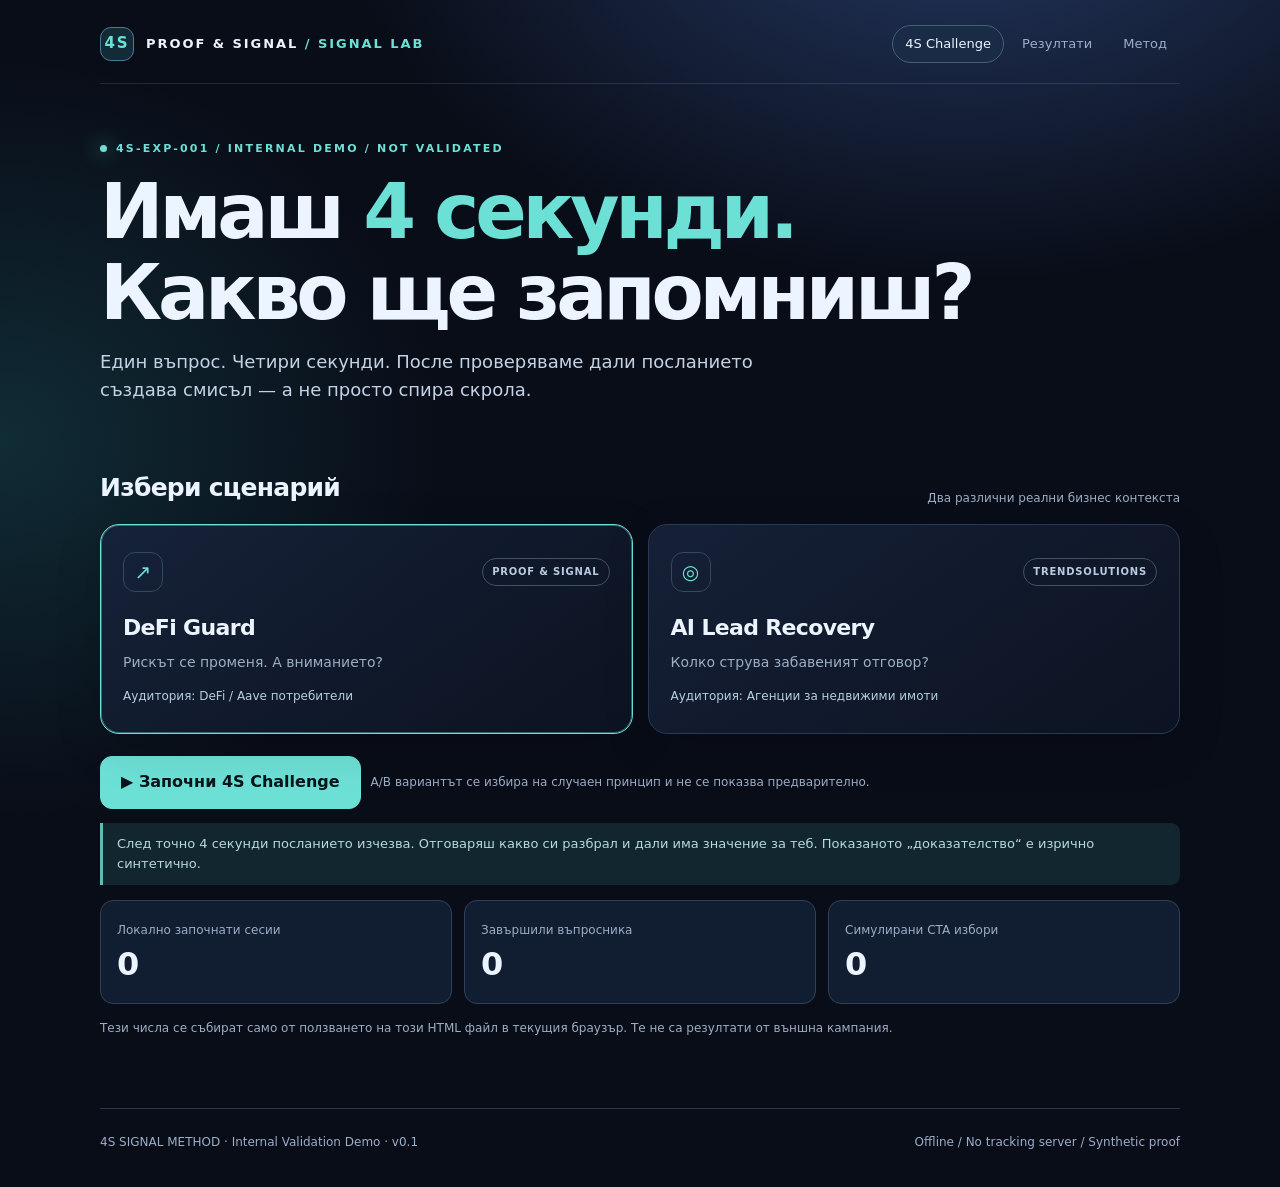
<file: index.html>
<!doctype html>
<html lang="bg">
<head>
<meta charset="utf-8">
<meta name="viewport" content="width=device-width, initial-scale=1">
<meta name="color-scheme" content="dark">
<title>4S SIGNAL LAB — The Four-Second Challenge</title>
<style>
:root{--bg:#090d18;--surface:#10182a;--surface2:#152139;--line:#2a3a52;--txt:#ecf4ff;--muted:#9cadc6;--cyan:#6de0d5;--blue:#83a7ff;--amber:#f7c985;--red:#f09b9b;--green:#a3e5ae;--radius:19px}
*{box-sizing:border-box}html{scroll-behavior:smooth}body{margin:0;min-height:100vh;background:radial-gradient(ellipse 75% 52% at 75% -10%,#253963 0%,transparent 65%),radial-gradient(ellipse 45% 42% at 0% 37%,#102c35 0%,transparent 76%),var(--bg);color:var(--txt);font-family:Inter,ui-sans-serif,system-ui,-apple-system,"Segoe UI",Arial,sans-serif;line-height:1.55}button,input,textarea{font:inherit}button{cursor:pointer}button:disabled{opacity:.55;cursor:not-allowed}button:focus-visible,input:focus-visible,textarea:focus-visible{outline:2px solid var(--cyan);outline-offset:3px}button{transition:background .18s,transform .18s,border-color .18s}button:hover:not(:disabled){transform:translateY(-1px)}.shell{width:min(1080px,calc(100% - 36px));margin:auto}.top{padding:25px 0 20px;display:flex;align-items:center;justify-content:space-between;gap:15px;border-bottom:1px solid rgba(167,196,237,.15)}.brand{display:flex;align-items:center;gap:12px;font-size:13px;letter-spacing:.15em;font-weight:800}.brandmark{height:34px;width:34px;border:1px solid #477c98;border-radius:11px;display:grid;place-items:center;color:var(--cyan);font-size:15px;background:#132b36}.nav{display:flex;gap:5px;flex-wrap:wrap}.nav button{background:transparent;border:1px solid transparent;color:var(--muted);padding:8px 12px;border-radius:999px;font-size:13px}.nav button.active{border-color:#43607b;background:#1a2b46;color:var(--txt)}.nav button:hover{background:#17243b}.hero{padding:56px 0 27px}.eyebrow{text-transform:uppercase;font-size:11px;letter-spacing:.2em;font-weight:800;color:var(--cyan);display:flex;align-items:center;gap:9px}.dot{width:7px;height:7px;border-radius:50%;background:var(--cyan);box-shadow:0 0 20px var(--cyan)}h1{font-weight:750;line-height:1.06;letter-spacing:-.055em;font-size:clamp(43px,6.2vw,76px);max-width:940px;margin:15px 0 15px}h1 em{font-style:normal;color:var(--cyan)}.lead{font-size:clamp(15px,2vw,18px);max-width:730px;color:#c4d2e5;margin:0 0 18px}.small{font-size:12px;color:var(--muted)}.label{color:var(--muted);font-size:11px;text-transform:uppercase;font-weight:750;letter-spacing:.12em}.section{padding:20px 0 34px}.section-head{display:flex;align-items:end;justify-content:space-between;gap:12px;margin-bottom:16px}.section-head h2{font-size:25px;letter-spacing:-.03em;margin:0}.grid{display:grid;grid-template-columns:1fr 1fr;gap:15px}.panel{border:1px solid var(--line);border-radius:var(--radius);padding:22px;background:linear-gradient(145deg,rgba(22,34,57,.92),rgba(12,19,34,.92));box-shadow:0 14px 48px #0002}.campaign{display:block;text-align:left;color:inherit;min-height:210px;position:relative;overflow:hidden}.campaign[data-selected=true]{border-color:var(--cyan);box-shadow:inset 0 0 0 1px #6de0d566,0 14px 48px #0002}.campaign .campaign-head{display:flex;align-items:center;justify-content:space-between}.campaign .circle{display:inline-grid;place-items:center;width:40px;height:40px;border-radius:12px;border:1px solid #334861;color:var(--cyan);font-size:20px}.campaign h3{font-size:22px;letter-spacing:-.03em;margin:19px 0 7px}.campaign p{font-size:14px;color:var(--muted);margin:0;max-width:370px}.pill{padding:5px 9px;border:1px solid #40516a;border-radius:99px;font-size:10px;font-weight:800;letter-spacing:.08em;color:#b9cbe1}.pill.accent{color:var(--cyan);border-color:#4b847d}.primary{background:var(--cyan);color:#06141b;border:1px solid var(--cyan);padding:13px 20px;font-weight:800;border-radius:12px}.primary:hover{background:#a0f5ec}.secondary{background:#1b2c47;color:var(--txt);border:1px solid #3a526d;padding:13px 20px;font-weight:650;border-radius:12px}.secondary:hover{background:#243958}.ghost{background:transparent;color:var(--muted);border:1px solid #344358;padding:11px 16px;border-radius:11px}.controls{display:flex;gap:10px;align-items:center;flex-wrap:wrap;margin:22px 0 10px}.info{margin-top:14px;border-left:3px solid #5fbcb3;background:#122630;padding:11px 14px;font-size:13px;color:#b7d9dd;border-radius:0 9px 9px 0}.info.warn{border-left-color:var(--amber);background:#2b251d;color:#f4d8ae}.kpis{display:grid;grid-template-columns:repeat(3,1fr);gap:12px;margin:15px 0}.kpi{border:1px solid #30405a;border-radius:13px;padding:16px;background:#111d30}.kpi strong{display:block;font-size:32px;line-height:1.2;margin:3px 0 4px;letter-spacing:-.04em}.kpi span{font-size:12px;color:var(--muted)}.stage{width:min(810px,100%);margin:28px auto 40px;text-align:center}.stage .panel{padding:clamp(22px,4vw,48px)}.step{display:flex;align-items:center;justify-content:space-between;gap:10px;margin-bottom:28px;text-align:left}.step .pill{white-space:nowrap}.stage h2{font-size:clamp(28px,4.6vw,51px);letter-spacing:-.045em;line-height:1.15;margin:0 0 18px}.stage h2.impact{font-size:clamp(31px,5vw,60px)}.stage p{color:#afc0d5;margin:0 auto 16px;max-width:640px}.stage .controls{justify-content:center;margin-top:25px}.clock{font-variant-numeric:tabular-nums;font-size:clamp(70px,11vw,128px);line-height:1;font-weight:780;letter-spacing:-.075em;margin:8px 0 22px;color:var(--cyan)}.track{width:100%;height:6px;background:#263950;border-radius:99px;overflow:hidden;margin:20px 0 14px}.fill{height:100%;width:100%;background:linear-gradient(90deg,var(--blue),var(--cyan));transition:width .05s linear}.choice{display:flex;align-items:center;gap:10px;border:1px solid #344b66;border-radius:13px;background:#14233a;padding:13px 15px;margin:9px 0;cursor:pointer;text-align:left;color:#d9e6f9;font-size:14px}.choice:has(input:checked){border-color:var(--cyan);background:#153840}.choice input{accent-color:var(--cyan);width:18px;height:18px;flex-shrink:0}.fields{text-align:left;margin:20px auto;max-width:570px}.fields fieldset{border:0;margin:0 0 20px;padding:0}.fields legend{font-size:13px;color:#c0d1e6;font-weight:800;padding:0 0 7px}.fields textarea{background:#0b1727;color:var(--txt);border:1px solid #344a63;border-radius:11px;min-height:76px;width:100%;padding:11px 12px;resize:vertical}.proof{margin:24px auto;max-width:560px;border:1px solid #39536b;background:#0c1829;padding:20px;border-radius:14px;text-align:left}.proof-head{display:flex;align-items:center;justify-content:space-between;gap:9px;margin-bottom:16px}.proof-row{display:flex;align-items:center;justify-content:space-between;gap:12px;padding:11px 0;border-top:1px solid #24364d}.proof-row strong{font-size:20px;font-variant-numeric:tabular-nums}.metric{font-size:12px;color:#b0c4dc}.arrow{color:var(--cyan);font-weight:800}.bars{display:flex;gap:6px;height:8px;margin:10px 0 5px}.bars i{display:block;flex:1;background:#345269;border-radius:99px}.bars i.hot{background:var(--amber)}.footer{border-top:1px solid #27374d;display:flex;justify-content:space-between;gap:16px;flex-wrap:wrap;padding:24px 0 36px;margin-top:24px;color:var(--muted);font-size:12px}.resultRow{padding:16px 0;border-top:1px solid var(--line);display:grid;grid-template-columns:1.35fr .65fr .65fr .65fr .65fr;gap:10px;align-items:center}.resultRow.header{font-size:11px;text-transform:uppercase;letter-spacing:.06em;color:var(--muted);border-top:0}.resultRow strong{font-size:20px;font-variant-numeric:tabular-nums}.resultRow .hooktext{color:#c4d3e7;font-size:12px;margin-top:7px}.rule{height:1px;background:var(--line);margin:22px 0}.method{display:grid;grid-template-columns:repeat(4,1fr);gap:10px}.method .panel{padding:15px}.method strong{display:block;margin:7px 0;font-size:15px}.notice{color:var(--amber);font-size:12px;margin-top:14px}.error{color:var(--red);font-size:13px;min-height:20px}.center{text-align:center}.hidden{display:none!important}
@media(max-width:720px){.top{align-items:flex-start;flex-direction:column;padding-top:18px}.hero{padding:35px 0 13px}.grid,.method{grid-template-columns:1fr}.kpis{grid-template-columns:1fr 1fr 1fr}.kpi{padding:10px}.kpi strong{font-size:23px}.kpi span{font-size:10px}.campaign{min-height:170px}.section-head{align-items:start;flex-direction:column}.resultRow{grid-template-columns:1.15fr repeat(4,.5fr);font-size:11px;gap:4px}.resultRow strong{font-size:16px}.pill{font-size:9px}.controls>*{flex:1}.stage .panel{padding:24px 15px}.proof-row strong{font-size:16px}}
@media(prefers-reduced-motion:reduce){*{scroll-behavior:auto!important;animation:none!important;transition:none!important}}
</style>
</head>
<body>
<div class="shell"><header class="top"><div class="brand"><div class="brandmark">4S</div><span>PROOF &amp; SIGNAL <span style="color:var(--cyan)">/ SIGNAL LAB</span></span></div><nav class="nav" aria-label="Навигация"><button data-nav="test" class="active">4S Challenge</button><button data-nav="results">Резултати</button><button data-nav="method">Метод</button></nav></header><main id="main" aria-live="polite"></main><footer class="footer"><span>4S SIGNAL METHOD · Internal Validation Demo · v0.1</span><span>Offline / No tracking server / Synthetic proof</span></footer></div>
<script>
(()=>{'use strict';
const storeKey='ps.4s.signal.challenge.v1';
const campaigns={
 defi:{title:'DeFi Guard',sub:'Рискът се променя. А вниманието?',audience:'DeFi / Aave потребители',tag:'PROOF & SIGNAL',icon:'↗',hooks:{A:'Кога ще разберете, че DeFi позицията ви става рискова?',B:'Следите доходността. Но следите ли риска, който я съпътства?'},proofTitle:'Илюстративен рисков сигнал',proofRows:[['Health factor · по-рано','1.26'],['Health factor · по-късно','1.12'],['Статус','Нужда от преглед']],proofNote:'Синтетични числа за демонстрация. Не е real-time Aave позиция, инвестиционна препоръка или доказателство за реален клиентски резултат.'},
 leads:{title:'AI Lead Recovery',sub:'Колко струва забавеният отговор?',audience:'Агенции за недвижими имоти',tag:'TRENDSOLUTIONS',icon:'◎',hooks:{A:'Колко потенциални клиенти губите, докато запитванията чакат отговор?',B:'Клиентът вече ви е писал. Защо още чака отговор?'},proofTitle:'Илюстративен преглед на запитвания',proofRows:[['Входящи запитвания','12'],['Без отговор над 15 минути','4'],['Проверка','Нужда от реакция']],proofNote:'Всички бройки и интервали са синтетични, а не данни от клиентска агенция. Не доказват реална загуба на приходи.'}
};
const state={nav:'test',campaign:'defi',phase:'ready',session:null,startedPerf:0,timer:null,records:load(),message:''};
const main=document.getElementById('main');
function load(){try{const v=JSON.parse(localStorage.getItem(storeKey)||'[]');return Array.isArray(v)?v:[]}catch{return []}}
function save(){try{localStorage.setItem(storeKey,JSON.stringify(state.records));return true}catch{return false}}
function esc(s){return String(s??'').replace(/[&<>"']/g,c=>({'&':'&amp;','<':'&lt;','>':'&gt;','"':'&quot;',"'":'&#39;'}[c]))}
function rand(){const a=new Uint32Array(1);if(window.crypto?.getRandomValues){window.crypto.getRandomValues(a);return a[0]/4294967296}return Math.random()}
function id(){return '4S-'+new Date().toISOString().replace(/[-:.TZ]/g,'').slice(0,14)+'-'+Math.floor(rand()*100000).toString().padStart(5,'0')}
function event(name,extra){if(!state.session)return;state.session.events.push({at:new Date().toISOString(),type:name,...extra});state.session.updatedAt=new Date().toISOString();save()}
function setPhase(p){state.phase=p;if(state.session){state.session.phase=p;event('phase',{value:p})}render()}
function head(){return `<div class="hero"><div class="eyebrow"><span class="dot"></span> 4S-EXP-001 / INTERNAL DEMO / NOT VALIDATED</div><h1>Имаш <em>4 секунди.</em><br>Какво ще запомниш?</h1><p class="lead">Един въпрос. Четири секунди. После проверяваме дали посланието създава смисъл — а не просто спира скрола.</p></div>`}
function campaignCard(k){const c=campaigns[k];return `<button class="campaign panel" data-campaign="${k}" data-selected="${state.campaign===k}" aria-pressed="${state.campaign===k}"><div class="campaign-head"><span class="circle">${c.icon}</span><span class="pill">${c.tag}</span></div><h3>${c.title}</h3><p>${c.sub}</p><p style="margin-top:13px;color:#b7cde2;font-size:12px">Аудитория: ${c.audience}</p></button>`}
function ready(){const rs=state.records.filter(r=>r.campaign===state.campaign);return `${head()}<section class="section"><div class="section-head"><h2>Избери сценарий</h2><span class="small">Два различни реални бизнес контекста</span></div><div class="grid">${campaignCard('defi')}${campaignCard('leads')}</div><div class="controls"><button class="primary" data-action="start">▶ Започни 4S Challenge</button><span class="small">A/B вариантът се избира на случаен принцип и не се показва предварително.</span></div><div class="info">След точно 4 секунди посланието изчезва. Отговаряш какво си разбрал и дали има значение за теб. Показаното „доказателство“ е изрично синтетично.</div><div class="kpis"><div class="kpi"><span>Локално започнати сесии</span><strong>${rs.length}</strong></div><div class="kpi"><span>Завършили въпросника</span><strong>${rs.filter(r=>r.understanding&&r.relevance).length}</strong></div><div class="kpi"><span>Симулирани CTA избори</span><strong>${rs.filter(r=>r.action==='explore').length}</strong></div></div><p class="small">Тези числа се събират само от ползването на този HTML файл в текущия браузър. Те не са резултати от външна кампания.</p></section>`}
function step(n,label){return `<div class="step"><span class="eyebrow">${n} / ${label}</span><span class="pill accent">4S-EXP-001 · DEMO</span></div>`}
function hook(){return `<div class="stage"><section class="panel">${step('01','ATTENTION')}<div class="clock" id="clock" aria-label="Оставащо време">4.0</div><h2 class="impact">${esc(state.session.hook)}</h2><div class="track"><div id="progress" class="fill"></div></div><p class="small">Прочети посланието. След 4 секунди ще изчезне автоматично.</p><div class="controls"><button class="ghost" data-action="interrupt">Прекрати теста</button></div></section></div>`}
function reflection(){return `<div class="stage"><section class="panel">${step('02','REFLECTION')}<h2>Какво остана в съзнанието ти?</h2><p>Не връщаме посланието. Отговори според това, което действително си запомнил.</p><div class="fields"><fieldset><legend>За какво беше посланието?</legend>${[['risk','Риск или възможна загуба'],['delay','Закъсняла реакция / пропусната възможност'],['value','Конкретна полезна възможност'],['unclear','Не разбрах достатъчно']].map(([v,l])=>`<label class="choice"><input type="radio" name="understanding" value="${v}"><span>${l}</span></label>`).join('')}</fieldset><fieldset><legend>Този проблем има ли значение лично за теб или твоя бизнес?</legend>${[['yes','Да, пряко ме засяга'],['maybe','Възможно е, но не съм сигурен'],['no','Не е релевантно за мен']].map(([v,l])=>`<label class="choice"><input type="radio" name="relevance" value="${v}"><span>${l}</span></label>`).join('')}</fieldset><label for="memory" class="label">Коя дума или мисъл запомни? (по желание, без лични данни)</label><textarea id="memory" maxlength="280" placeholder="Например: Колко късно разбирам за риска?"></textarea></div><p id="form-error" class="error" role="alert"></p><div class="controls"><button class="primary" data-action="submit-reflection">Запази отговора →</button></div></section></div>`}
function chooseProof(){return `<div class="stage"><section class="panel">${step('03','PROOF')}<h2>Би ли поискал доказателство?</h2><p>Посланието е само началото. Следващата стъпка е да проверим дали те мотивира да видиш конкретен пример.</p><div class="controls"><button class="primary" data-action="see-proof">Покажи ми пример →</button><button class="secondary" data-action="skip-proof">Не, това не ме заинтригува</button></div></section></div>`}
function proof(){const c=campaigns[state.session.campaign];return `<div class="stage"><section class="panel">${step('04','EVIDENCE')}<h2>Ето как би изглеждало доказателство</h2><p>Това е интерфейсна илюстрация. Не представяме синтетичните данни за измерен резултат.</p><div class="proof"><div class="proof-head"><strong>${c.proofTitle}</strong><span class="pill">SYNTHETIC DATA</span></div>${c.proofRows.map(([l,v],i)=>`<div class="proof-row"><span class="metric">${l}</span><strong ${i===2?'style="color:var(--amber)"':''}>${esc(v)}</strong></div>`).join('')}<div class="bars"><i></i><i></i><i></i><i class="hot"></i><i class="hot"></i><i></i></div><p style="font-size:11px;color:#90a5be;margin:9px 0 0">${c.proofNote}</p></div><h3>Този пример помага ли да разбереш стойността?</h3><div class="controls"><button class="primary" data-action="proof-helpful">Да, бих продължил →</button><button class="secondary" data-action="proof-not-helpful">Не ме убеждава →</button></div></section></div>`}
function action(){return `<div class="stage"><section class="panel">${step('05','ACTION')}<h2>Би ли предприел следваща стъпка?</h2><p>Това е тест на намерението, а не реална продажба. Натискането няма да изпрати контактните ти данни никъде.</p><div class="controls"><button class="primary" data-action="cta-explore">Explore the demo →</button><button class="secondary" data-action="cta-no">Не сега</button></div></section></div>`}
function done(){const s=state.session;return `<div class="stage"><section class="panel">${step('✓','RECORDED LOCALLY')}<h2>${s?.invalid?'Тестът беше прекъснат':'Изборът е записан.'}</h2><p>${s?.invalid?'Показването не е валидно за сравнение.':'Съхранихме реакциите само в този браузър. Това е демонстрационен сигнал, не доказателство за маркетингова ефективност.'}</p><div class="proof"><div class="proof-row"><span class="metric">Експеримент</span><strong style="font-size:14px">${esc(s?.id)}</strong></div><div class="proof-row"><span class="metric">Вариант</span><strong>${esc(s?.variant)}</strong></div><div class="proof-row"><span class="metric">Значение за участника</span><strong style="font-size:14px">${esc(({yes:'Да',maybe:'Може би',no:'Не'})[s?.relevance]||'—')}</strong></div><div class="proof-row"><span class="metric">Избор за следваща стъпка</span><strong style="font-size:14px">${esc(({explore:'Explore',none:'Няма интерес'})[s?.action]||'—')}</strong></div></div><div class="controls"><button class="primary" data-action="new">Нов 4S тест</button><button class="secondary" data-nav="results">Виж A/B резултатите →</button></div></section></div>`}
function per(k,v){const rr=state.records.filter(r=>r.campaign===k&&r.variant===v&&!r.invalid);return {started:rr.length,complete:rr.filter(r=>r.exposureCompleted).length,relevance:rr.filter(r=>r.relevance==='yes').length,proof:rr.filter(r=>r.proofViewed).length,cta:rr.filter(r=>r.action==='explore').length}}
function result(){const c=campaigns[state.campaign],data=state.records.filter(r=>r.campaign===state.campaign);let a=per(state.campaign,'A'),b=per(state.campaign,'B');return `${head()}<section class="section"><div class="section-head"><h2>Локални реакции · A/B</h2><span class="pill">DEMO SIGNALS · NOT VALIDATED</span></div><div class="grid">${campaignCard('defi')}${campaignCard('leads')}</div><div class="panel" style="margin-top:18px"><div class="resultRow header"><span>Вариант и послание</span><span>Стартирани</span><span>Видели 4s</span><span>Засяга ме</span><span>Explore</span></div>${[['A',a],['B',b]].map(([v,x])=>`<div class="resultRow"><div><span class="pill accent">${v}</span><div class="hooktext">${esc(c.hooks[v])}</div></div><strong>${x.started}</strong><strong>${x.complete}</strong><strong>${x.relevance}</strong><strong>${x.cta}</strong></div>`).join('')}<div class="rule"></div><p class="small">„Explore“ е само локално отбелязано намерение. <strong>Не е lead, покупка или доказателство за конверсия.</strong> Не правим заключение кой вариант печели при малка или несъпоставима извадка.</p><div class="controls"><button class="primary" data-action="export-json">↓ Export JSON</button><button class="secondary" data-action="export-csv">↓ Export CSV</button><button class="ghost" data-action="reset">Изчисти локалните записи</button></div><p class="small">Общо ${data.length} локални стартирания за този сценарий; ${data.filter(r=>r.invalid).length} невалидни/прекъснати показвания. Експортът включва всички локални сценарии, timestamps, варианти, реакции и събития.</p></div><div class="info warn">Не е проведен външен експеримент с реална маркетингова аудитория. Демо реакциите не променят gate-а: 4S-EXP-001 остава EVIDENCE REQUIRED.</div></section>`}
function method(){return `${head()}<section class="section"><div class="section-head"><h2>Какво всъщност тестваме?</h2><span class="small">4S SIGNAL METHOD · concept v0.1</span></div><div class="method"><div class="panel"><span class="label">01</span><strong>Attention</strong><p class="small">Равни 4 секунди видимост на началното послание.</p></div><div class="panel"><span class="label">02</span><strong>Reflection</strong><p class="small">Разбиране и лична релевантност след скриване на текста.</p></div><div class="panel"><span class="label">03</span><strong>Proof</strong><p class="small">Желание за доказателство и оценка на пример.</p></div><div class="panel"><span class="label">04</span><strong>Action</strong><p class="small">Изрично намерение да се продължи към демо.</p></div></div><div class="panel" style="margin-top:18px"><h2 style="font-size:22px;margin-top:0">Какво НЕ доказва това демо?</h2><p>Само по себе си то не измерва реално гледане, внимание, задържане в социални платформи, реакция на широк пазар или платени клиенти. Ограничава видимостта на текста до 4 секунди и записва доброволните отговори на човек, използващ файла.</p><p>За <strong>4S-EXP-001</strong> са нужни реални, съпоставими участници, подходяща процедура за A/B разпределение, проверен произход на данните и предварително определени критерии. 4 секунди са работна хипотеза, не универсално доказан праг.</p><div class="info">Поверителност: няма бекенд, cookies или външни заявки. Записите се пазят в localStorage на този браузър, когато е разрешен; JSON/CSV се изтеглят само при натискане на бутона. Не въвеждай лични данни в свободното поле.</div><div class="controls"><button class="primary" data-nav="test">← Изпробвай Challenge</button></div></div></section>`}
function render(){document.querySelectorAll('[data-nav]').forEach(x=>x.classList.toggle('active',x.dataset.nav===state.nav));let html=state.nav==='results'?result():state.nav==='method'?method():state.phase==='hook'?hook():state.phase==='reflection'?reflection():state.phase==='choose-proof'?chooseProof():state.phase==='proof'?proof():state.phase==='action'?action():state.phase==='done'?done():ready();main.innerHTML=html}
function start(){if(state.timer){cancelAnimationFrame(state.timer);state.timer=null}let campaign=state.campaign,variant=rand()<.5?'A':'B',c=campaigns[campaign];let s={id:id(),campaign,variant,hook:c.hooks[variant],createdAt:new Date().toISOString(),updatedAt:new Date().toISOString(),phase:'hook',exposureCompleted:false,exposureDurationMs:null,invalid:false,understanding:null,relevance:null,memory:'',proofViewed:false,proofHelpful:null,action:null,completedAt:null,events:[{at:new Date().toISOString(),type:'start'}]};state.session=s;state.records.push(s);save();state.phase='hook';render();state.startedPerf=performance.now();function tick(now){if(state.phase!=='hook')return;let elapsed=now-state.startedPerf,remaining=Math.max(0,4000-elapsed);const clock=document.getElementById('clock'),progress=document.getElementById('progress');if(clock)clock.textContent=(remaining/1000).toFixed(1);if(progress)progress.style.width=(remaining/4000*100)+'%';if(elapsed>=4000){s.exposureCompleted=true;s.exposureDurationMs=Math.round(elapsed);event('four_second_exposure_complete',{elapsedMs:Math.round(elapsed)});state.timer=null;setPhase('reflection')}else state.timer=requestAnimationFrame(tick)}state.timer=requestAnimationFrame(tick)}
function interrupt(reason='user'){if(state.phase!=='hook')return;if(state.timer)cancelAnimationFrame(state.timer);state.timer=null;state.session.invalid=true;state.session.exposureDurationMs=Math.round(performance.now()-state.startedPerf);event('interrupted',{reason});setPhase('done')}
function complete(action){const s=state.session;s.action=action;s.completedAt=new Date().toISOString();event('completed',{action});setPhase('done')}
function download(name,data,type){const blob=new Blob([data],{type});let url=URL.createObjectURL(blob);let a=document.createElement('a');a.href=url;a.download=name;document.body.appendChild(a);a.click();a.remove();setTimeout(()=>URL.revokeObjectURL(url),4000)}
function csvCell(v){return '"'+String(v??'').replaceAll('"','""').replace(/[\r\n]+/g,' ')+'"'}
function exportRecords(kind){if(!state.records.length){alert('Все още няма локални записи за експортиране.');return}const dt=new Date().toISOString().slice(0,10);if(kind==='json')download(`4S-local-demo-${dt}.json`,JSON.stringify({schema:'4s-signal-lab/v1',kind:'local-demo-test-only',exportedAt:new Date().toISOString(),records:state.records},null,2),'application/json;charset=utf-8');else {const cols=['id','campaign','variant','hook','createdAt','exposureCompleted','exposureDurationMs','invalid','understanding','relevance','memory','proofViewed','proofHelpful','action','completedAt'];const csv='\uFEFF'+[cols.join(','),...state.records.map(r=>cols.map(k=>csvCell(r[k])).join(','))].join('\r\n');download(`4S-local-demo-${dt}.csv`,csv,'text/csv;charset=utf-8')}}
document.addEventListener('click',(e)=>{const b=e.target.closest('[data-nav],[data-campaign],[data-action]');if(!b)return;if(b.dataset.nav){if(state.phase==='hook'){interrupt('navigation')}state.nav=b.dataset.nav;render();return}if(b.dataset.campaign){state.campaign=b.dataset.campaign;state.phase='ready';render();return}const a=b.dataset.action;const s=state.session;if(a==='start'){start();return}if(a==='interrupt'){interrupt();return}if(a==='new'){state.nav='test';state.phase='ready';state.session=null;render();return}if(a==='submit-reflection'){const understanding=document.querySelector('input[name="understanding"]:checked')?.value,relevance=document.querySelector('input[name="relevance"]:checked')?.value;if(!understanding||!relevance){document.getElementById('form-error').textContent='Избери по един отговор и на двата въпроса.';return}s.understanding=understanding;s.relevance=relevance;s.memory=document.getElementById('memory').value.trim().slice(0,280);event('reflection_submitted',{understanding,relevance});setPhase('choose-proof');return}if(a==='see-proof'){s.proofViewed=true;event('proof_requested');setPhase('proof');return}if(a==='skip-proof'){event('proof_declined');complete('none');return}if(a==='proof-helpful'||a==='proof-not-helpful'){s.proofHelpful=a==='proof-helpful';event('proof_rated',{helpful:s.proofHelpful});setPhase('action');return}if(a==='cta-explore'||a==='cta-no'){complete(a==='cta-explore'?'explore':'none');return}if(a==='export-json'){exportRecords('json');return}if(a==='export-csv'){exportRecords('csv');return}if(a==='reset'){if(confirm('Да изтрия ли всички локални записи от този браузър? Изтегли JSON преди изтриване, ако са ти нужни.')){state.records=[];save();render()}return}});
document.addEventListener('visibilitychange',()=>{if(document.hidden&&state.phase==='hook')interrupt('tab-hidden')});
render();
})();
</script>
</body>
</html>
</file>
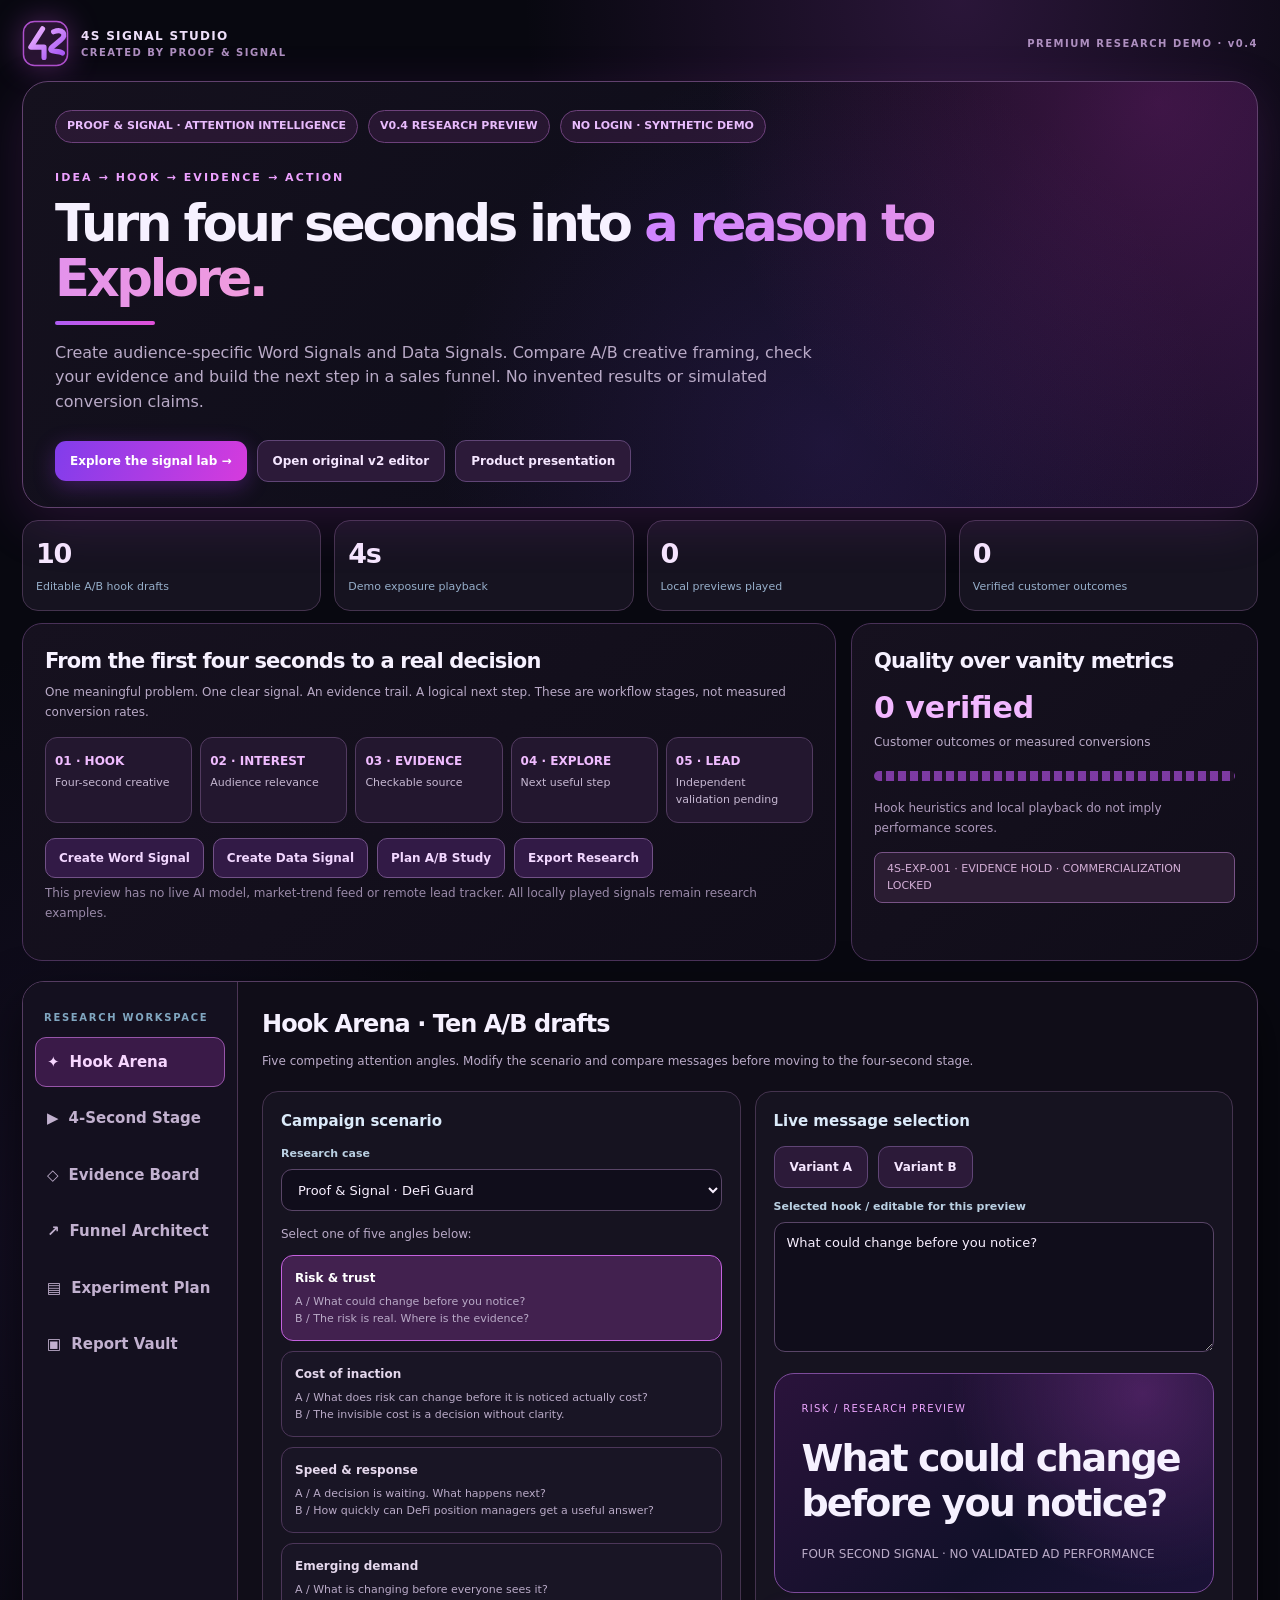
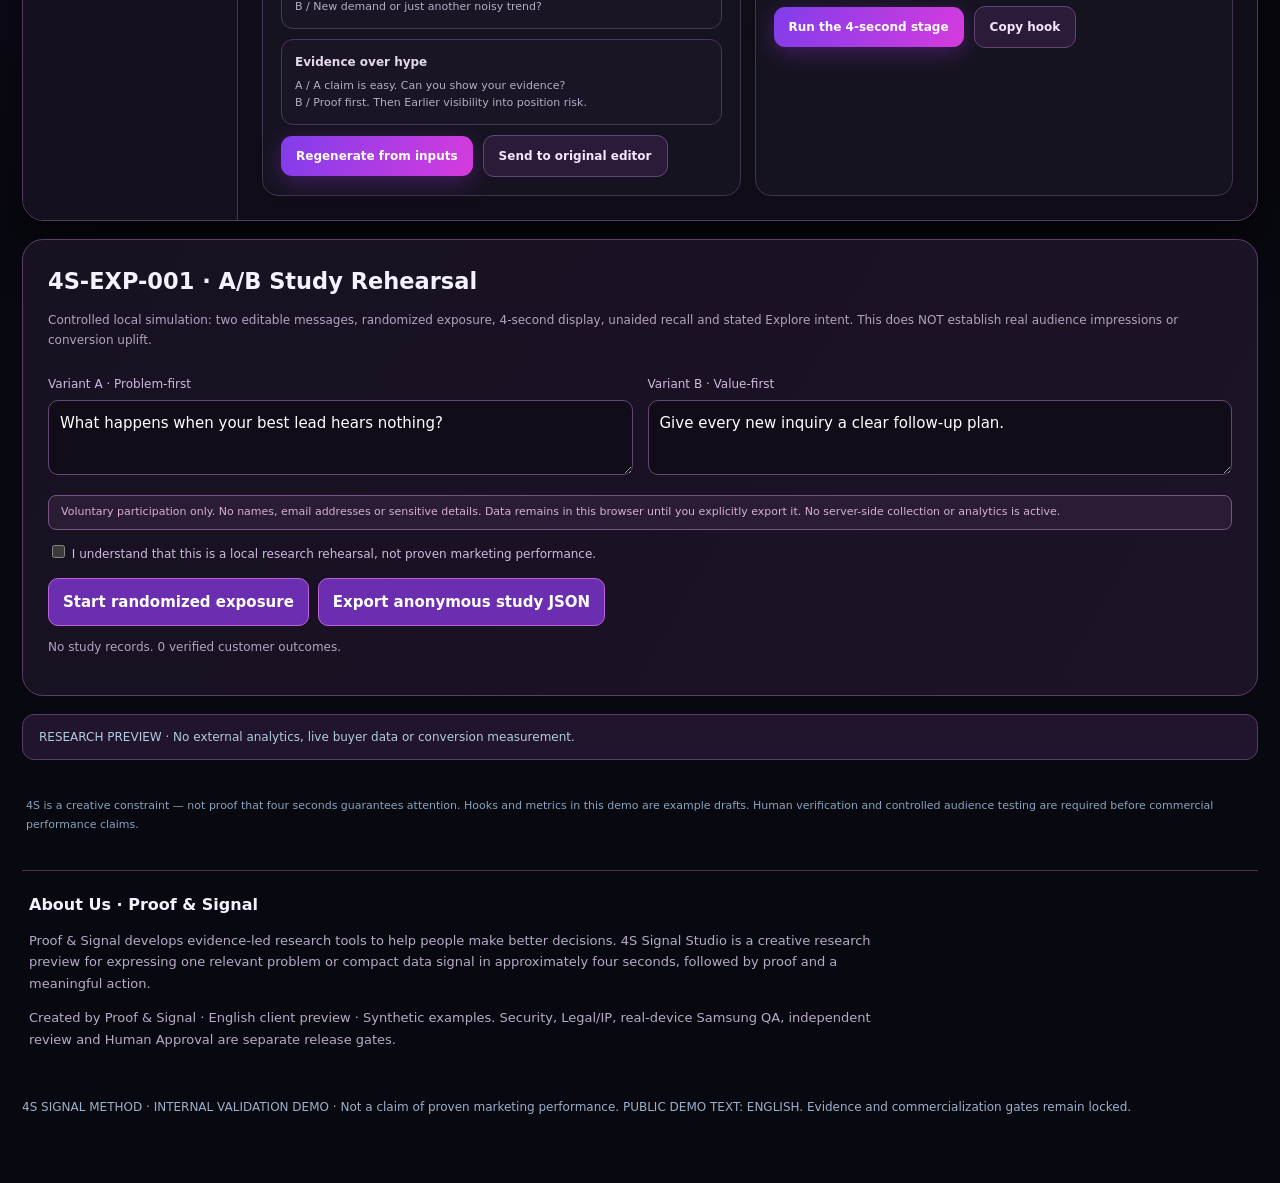
<file: studio/index.html>
<!doctype html>
<html lang="en">
<head>
<meta charset="utf-8">
<meta name="viewport" content="width=device-width, initial-scale=1">
<meta name="color-scheme" content="dark">
<title>4S Signal Studio — Hook to Funnel Demo</title>
<style>
:root{--bg:#080d18;--panel:#101b2d;--p2:#142238;--line:#263951;--text:#eef6ff;--muted:#9bb0c9;--aqua:#76e8d8;--blue:#95b5ff;--amber:#ffd78e;--error:#ffa4a4}
*{box-sizing:border-box}body{margin:0;background:radial-gradient(circle at 80% -8%,#1c3957 0,transparent 40%),var(--bg);color:var(--text);font:15px/1.5 Inter,ui-sans-serif,system-ui,-apple-system,BlinkMacSystemFont,"Segoe UI",sans-serif}button,input,textarea,select{font:inherit}button{cursor:pointer}button:focus-visible,input:focus-visible,textarea:focus-visible,select:focus-visible{outline:2px solid var(--aqua);outline-offset:3px}a{color:var(--aqua)}.shell{max-width:1320px;margin:auto;padding:0 22px 55px}.top{display:flex;gap:15px;align-items:center;justify-content:space-between;padding:23px 0;border-bottom:1px solid var(--line)}.logo{display:flex;align-items:center;gap:11px;font-weight:800;letter-spacing:.08em}.mark{display:grid;place-items:center;width:40px;height:40px;background:var(--aqua);color:#06131b;border-radius:11px;font-size:22px;font-weight:900}.status{font-size:12px;border:1px solid #46657b;border-radius:99px;color:#b5d8e5;padding:6px 12px}.hero{display:flex;justify-content:space-between;gap:22px;align-items:end;padding:34px 0 28px}.eyebrow{color:var(--aqua);font-size:11px;font-weight:800;letter-spacing:.18em}.hero h1{font-size:clamp(33px,4vw,61px);line-height:1.06;letter-spacing:-.055em;margin:11px 0}.hero h1 em{font-style:normal;color:var(--aqua)}.hero p{max-width:720px;color:var(--muted);margin:0}.hero .note{max-width:235px;font-size:12px;color:var(--muted);border-left:2px solid var(--aqua);padding-left:13px}.workspace{display:grid;grid-template-columns:minmax(310px,440px) minmax(0,1fr);gap:19px;align-items:start}.panel{background:linear-gradient(145deg,#142238 0,#0e192a 100%);border:1px solid var(--line);border-radius:20px;padding:22px;box-shadow:0 18px 38px #02071035}.panel h2{font-size:16px;letter-spacing:-.015em;margin:0 0 7px}.sub{font-size:12px;color:var(--muted);margin:0 0 19px}.label{display:block;color:#bad0e2;font-weight:700;font-size:11px;letter-spacing:.035em;margin:15px 0 7px}.field{width:100%;background:#0b1625;color:var(--text);border:1px solid #34465d;border-radius:10px;padding:11px 12px;min-height:43px}.field::placeholder{color:#8295ad}.field:focus{border-color:var(--aqua)}textarea.field{min-height:67px;resize:vertical}.twocol{display:grid;grid-template-columns:1fr 1fr;gap:11px}.tabs{display:flex;gap:8px}.chip{background:#101e30;border:1px solid #34465d;border-radius:9px;color:var(--text);padding:10px 12px;font-size:12px;font-weight:800}.chip.active{border-color:var(--aqua);color:var(--aqua);background:#113334}.btn{border:0;border-radius:11px;padding:12px 18px;font-weight:800;font-size:13px;background:var(--aqua);color:#08202a}.btn.secondary{background:#243752;color:#e6f2fc}.btn.outline{background:transparent;color:var(--text);border:1px solid #455970}.btn:disabled{opacity:.4;cursor:not-allowed}.btn-row{display:flex;flex-wrap:wrap;gap:9px;margin-top:17px}.help{color:var(--muted);font-size:11px}.warning{color:var(--amber)!important}.success{color:var(--aqua)!important}.hlabel{display:flex;align-items:center;justify-content:space-between;gap:8px}.pill{display:inline-block;background:#203c47;color:#a5fff0;padding:3px 8px;font-size:10px;border-radius:99px;font-weight:750}.stage{min-height:380px;display:flex;flex-direction:column;justify-content:space-between;background:radial-gradient(circle at 85% 10%,#204d62 0,transparent 46%),linear-gradient(155deg,#091826,#14283e);border:1px solid #33506a;border-radius:17px;padding:28px;position:relative;overflow:hidden}.stage:after{content:"4S";position:absolute;bottom:-115px;right:0;color:#87a5bd10;font-size:320px;font-weight:900;pointer-events:none;line-height:1}.stagehead,.stagefoot{display:flex;justify-content:space-between;gap:10px;align-items:center;z-index:1;font-size:11px;letter-spacing:.085em;font-weight:800;color:#a6bed1}.signal{z-index:1;position:relative;margin:32px 0}.signal h3{font-size:clamp(30px,3.9vw,60px);line-height:1.09;letter-spacing:-.04em;margin:0;max-width:740px}.signal .unit{color:var(--aqua);font-size:13px;font-weight:800;letter-spacing:.06em;text-transform:uppercase}.signal .number{font-size:clamp(74px,9vw,136px);line-height:.95;letter-spacing:-.07em;color:var(--aqua);font-weight:900}.signal .context{color:#e9f5fb;font-size:clamp(18px,2vw,29px);line-height:1.16;margin-top:10px;font-weight:800}.signal .implication{color:#b5cede;margin-top:10px;font-size:15px}.data-action{font-size:12px;color:#b5fff1;margin-top:12px;font-weight:850;letter-spacing:.02em}.signal.dataB #signalData:not([hidden]){display:flex;flex-direction:column}.signal.dataB #signalImplication{order:-1;font-size:clamp(20px,2vw,27px);color:var(--text);font-weight:850;margin:0 0 14px}.signal.dataB #signalContext{font-size:15px;color:#b5cede;font-weight:500;margin-top:10px}.source{max-width:320px;text-align:right;color:var(--amber);letter-spacing:0;font-size:10px}.progress{height:5px;background:#263b50;border-radius:100px;overflow:hidden;margin-top:18px}.progress>span{display:block;background:var(--aqua);height:100%;width:0}.progress.running>span{animation:fill 4s linear forwards}@keyframes fill{to{width:100%}}.muted{color:var(--muted)}.below{display:grid;grid-template-columns:repeat(3,minmax(0,1fr));gap:10px;margin-top:15px}.step{padding:15px;background:#0c1a2b;border:1px solid var(--line);border-radius:12px}.step b{color:var(--aqua);font-size:11px}.step p{font-size:13px;margin:7px 0 0}.evidence{color:var(--amber)}.mini-title{font-size:11px;font-weight:800;letter-spacing:.12em;color:var(--muted);margin:18px 0 11px}.signal-edit{min-height:75px;font-size:14px}.split{display:grid;grid-template-columns:1fr 1fr;gap:12px}.thin{height:1px;background:var(--line);margin:19px 0}.test-result{background:#11293a;border:1px solid #285066;border-radius:12px;padding:15px;margin-top:12px;display:none}.test-result.visible{display:block}.test-result h3{margin:0 0 8px}.result-head{font-size:13px;font-weight:700;color:var(--aqua)}.result-head small{color:var(--muted);font-weight:400}.test-actions{display:flex;flex-wrap:wrap;gap:8px;margin-top:15px}.count{color:var(--muted);font-size:12px}.footer-note{font-size:12px;color:var(--muted);margin-top:20px}.summary{display:flex;gap:10px;flex-wrap:wrap;margin-top:10px}.summary span{padding:6px 10px;border:1px solid var(--line);border-radius:99px;font-size:11px;color:var(--muted)}.value{font-size:13px;font-weight:700}.fade{opacity:.55}.test-banner{background:#273d30;color:#c8f0d4;border:1px solid #45785c;padding:8px 11px;font-size:11px;border-radius:8px;margin-bottom:12px}.exportNote{font-size:11px;color:var(--muted)}.test-hidden{display:none!important}@media(max-width:1020px){.workspace{grid-template-columns:1fr}.hero{align-items:start}.stage{min-height:345px}}@media(max-width:640px){.shell{padding:0 13px 28px}.top{padding:14px 0}.logo{letter-spacing:.02em;font-size:12px}.mark{height:34px;width:34px}.status{font-size:10px;padding:4px 7px}.hero{display:block;padding:24px 0}.hero h1{font-size:38px}.hero .note{margin-top:17px;max-width:100%}.panel{padding:16px;border-radius:14px}.stage{padding:18px;min-height:335px}.stage:after{font-size:220px;bottom:-65px}.signal{margin:27px 0}.signal h3{font-size:36px}.signal .number{font-size:90px}.below{grid-template-columns:1fr}.twocol{grid-template-columns:1fr}.split{grid-template-columns:1fr}.source{max-width:140px}.hero .note{border-left:2px solid var(--aqua)}}
</style>
<link rel="stylesheet" href="./premium.css"><script src="./premium.js" defer></script>
<link rel="stylesheet" href="./brand-v4.css"><script src="./brand-v4.js" defer></script><script src="./study-v4.js" defer></script>
</head>
<body>
<div class="shell">
<header class="top"><div class="logo"><span class="mark">4S</span><span>PROOF &amp; SIGNAL <span class="muted">/ SIGNAL STUDIO</span></span></div><span class="status">V2 · DEMO · EVIDENCE HOLD</span></header>
<div class="hero"><div><div class="eyebrow">THE FIRST FOUR SECONDS ARE THE FIRST FUNNEL STEP</div><h1>Make the signal<br><em>worth noticing.</em></h1><p>Design memorable 4-second selling hooks or high-density data signals for different market trends. Every signal must lead to relevance, evidence and a meaningful next action.</p></div><div class="note">Four seconds is a working creative constraint, not a guaranteed attention or conversion threshold. Preview ≠ audience validation.</div></div>
<div class="workspace">
<section class="panel" aria-labelledby="editorTitle">
<h2 id="editorTitle">01 / Build a signal</h2><p class="sub">Set the audience, trend and proposition before writing a word.</p>
<label class="label" for="project">BUSINESS / SCENARIO</label><select class="field" id="project"><option value="defi">Proof &amp; Signal · DeFi Guard</option><option value="leads">TrendSolutions · Lead Recovery</option><option value="finder">TrendSolutions · Product Finder</option><option value="custom">Custom campaign</option></select>
<label class="label" for="trend">TREND / ATTENTION ANGLE</label><select class="field" id="trend"><option value="risk">Risk &amp; trust</option><option value="cost">Cost &amp; lost value</option><option value="speed">Speed &amp; response</option><option value="emerging">Emerging demand</option><option value="proof">Evidence over hype</option></select>
<label class="label" for="audience">WHO NEEDS TO CARE?</label><input class="field" id="audience" maxlength="140">
<label class="label" for="problem">ONE REAL PROBLEM</label><input class="field" id="problem" maxlength="160">
<label class="label" for="benefit">THE VALUE WE CAN OFFER</label><input class="field" id="benefit" maxlength="160">
<label class="label" for="evidence">EVIDENCE / WHAT WE CAN ACTUALLY SHOW</label><input class="field" id="evidence" maxlength="180" placeholder="e.g. a dated sample report or verified workflow">
<label class="label" for="cta">NEXT STEP (CTA)</label><input class="field" id="cta" maxlength="70" placeholder="Explore the evidence">
<div class="thin"></div><div class="label">SIGNAL FORMAT</div>
<div class="tabs" role="group" aria-label="Signal format"><button type="button" id="wordsTab" class="chip active" aria-pressed="true">01 · 4S WORDS</button><button type="button" id="dataTab" class="chip" aria-pressed="false">02 · 4S DATA</button></div>
<div id="dataFields" hidden>
<div class="twocol"><div><label class="label" for="metric">METRIC (ACTUAL OR SAMPLE)</label><input class="field" id="metric" maxlength="16" placeholder="e.g. 5"></div><div><label class="label" for="unit">UNIT / MEANING</label><input class="field" id="unit" maxlength="50" placeholder="unanswered inquiries"></div></div>
<label class="label" for="period">PERIOD / SCOPE</label><input class="field" id="period" maxlength="50" placeholder="past 24 hours">
<label class="label" for="source">DATA SOURCE (OPTIONAL)</label><input class="field" id="source" maxlength="180" placeholder="Source name, date, report or URL">
<p class="help warning">Demo metrics are illustrative. Enter a genuine source for your own data. User-supplied sources are not independently verified.</p>
</div>
<div class="btn-row"><button class="btn" id="generate" type="button">Generate A/B hooks</button><button class="btn outline" id="reset" type="button">Reset example</button></div>
</section>
<section class="panel" aria-label="Hook studio preview">
<div class="hlabel"><h2>02 / The first four seconds</h2><span id="formatPill" class="pill">WORD SIGNAL</span></div><p class="sub">A single message. One important thought. One logical next step.</p>
<div class="tabs" role="group" aria-label="Hook variation"><button class="chip active" id="varA" aria-pressed="true" type="button">VERSION A</button><button class="chip" id="varB" aria-pressed="false" type="button">VERSION B</button></div>
<div id="wordEditor"><div class="hlabel"><label class="label" for="hookA">HOOK A / EDITABLE</label><span class="help" id="wordsA"></span></div><textarea id="hookA" class="field signal-edit" maxlength="220"></textarea><div class="hlabel"><label class="label" for="hookB">HOOK B / EDITABLE</label><span class="help" id="wordsB"></span></div><textarea id="hookB" class="field signal-edit" maxlength="220"></textarea></div>
<div class="label">LIVE SIGNAL CARD</div>
<div class="stage" id="stage" aria-live="polite">
<div class="stagehead"><span id="topTag">RISK &amp; TRUST / 4S</span><span id="previewType">A · WORDS</span></div>
<div class="signal" id="signal" aria-label="Four second hook preview"><h3 id="signalHeadline"></h3><div id="signalData" hidden><div class="number" id="signalNumber"></div><div class="unit" id="signalUnit"></div><div class="context" id="signalContext"></div><div class="implication" id="signalImplication"></div><div class="data-action" id="dataAction"></div></div></div>
<div><div class="stagefoot"><span id="stageFooter">FIRST LOOK · NOT A VALIDATED AD</span><span class="source" id="sourceFlag"></span></div><div class="progress" id="progress"><span></span></div></div>
</div>
<p class="help" id="readHint">Concise hooks are more likely to be readable in four seconds. Actual comprehension must be tested.</p>
<div class="btn-row"><button class="btn" id="preview" type="button">▶ Run 4-second preview</button><button class="btn secondary" id="showFunnel" type="button">View full funnel</button><button class="btn outline" id="copy" type="button">Copy signal</button></div>
<div class="test-result" id="result" aria-live="polite"><div class="result-head">THE NEXT STEP <small id="resultOrigin"></small></div><h3 id="resultHeadline"></h3><p id="resultProblem"></p><p id="resultEvidence"></p><div class="test-actions"><button class="btn" id="explore" type="button">Explore evidence</button><button class="btn secondary" id="notRelevant" type="button">Not relevant</button></div><p class="help" id="outcomeText">Local demo interaction only — not a verified customer response.</p></div>
<div class="mini-title">FUNNEL DESIGN · AFTER THE FIRST 4 SECONDS</div><div class="below"><div class="step"><b>02 / WHY IT MATTERS</b><p id="stepProblem"></p></div><div class="step"><b>03 / EVIDENCE</b><p id="stepEvidence"></p></div><div class="step"><b>04 / NEXT ACTION</b><p id="stepAction"></p></div></div>
<div class="thin"></div><div class="hlabel"><h2>03 / Experiment brief</h2><span class="pill">LOCAL ONLY</span></div><p class="sub">Record structure, not fictional performance. A/B validation still requires an actual audience.</p><div class="summary" id="eventSummary"><span>0 preview starts</span><span>0 local actions</span><span>0 verified outcomes</span></div><div class="btn-row"><button class="btn secondary" id="export" type="button">Export experiment JSON</button><button class="btn outline" id="clear" type="button">Clear local events</button></div><p class="exportNote">No backend, analytics beacon or third-party tracking. The export contains the brief and interactions from this browser only; it is not proof of conversion or a statistically valid experiment.</p>
</section>
</div><p class="footer-note">4S SIGNAL METHOD · INTERNAL VALIDATION DEMO · Not a claim of proven marketing performance. PUBLIC DEMO TEXT: ENGLISH. Evidence and commercialization gates remain locked.</p>
</div>
<script>
(()=>{'use strict';
const el=id=>document.getElementById(id);
const cases={
 defi:{audience:'DeFi position managers',problem:'Risk can change before it is noticed',benefit:'Earlier visibility into position risk',evidence:'A timestamped, reviewable risk signal when available',cta:'Explore risk signals',metric:'',unit:'',period:'',hooks:{risk:['Your DeFi risk can change before you notice.','What changes first: your risk, or your reaction?'],cost:['Do you know the true cost of protecting capital?','The hidden cost: risk you did not measure.'],speed:['How fast can your DeFi risk change?','Your next risk decision starts with a signal.'],emerging:['New DeFi opportunities bring new risks. Are you tracking both?','What is changing before the market notices?'],proof:['Risk claims are easy. Where is the evidence?','A green dashboard is not proof of low risk.']}},
 leads:{audience:'Business owners and sales teams',problem:'Qualified inbound leads may go unanswered',benefit:'A more consistent lead response workflow',evidence:'Response timestamps and an auditable lead-recovery workflow',cta:'Explore lead recovery',metric:'5',unit:'unanswered inquiries',period:'illustrative 24h sample',hooks:{risk:['A missed lead may never ask twice.','What happens when your best lead hears nothing?'],cost:['How much is one unanswered lead worth?','Unanswered inquiries can become lost opportunities.'],speed:['A new lead arrives. Who answers first?','How long does your next lead wait?'],emerging:['Demand is moving. Can your follow-up keep pace?','More inbound interest means nothing without a response.'],proof:['Your CRM says “lead.” Did anyone reply?','Where is the evidence your leads were contacted?']}},
 finder:{audience:'EU affiliate and e-commerce teams',problem:'Product demand can change before sourcing catches up',benefit:'Spot and evaluate emerging product demand',evidence:'Dated, cross-channel demand signals when collected',cta:'Explore demand signals',metric:'3',unit:'channels to compare',period:'illustrative research workflow',hooks:{risk:['A viral product is not always a sellable product.','What will you check before promoting the trend?'],cost:['The costly trend is the one you chase too late.','What if your product research begins after the peak?'],speed:['Viral demand moves faster than product catalogs.','By the time it trends, are you already late?'],emerging:['Is this the next demand shift—or just noise?','What are people discovering before everyone else?'],proof:['Viral views are not proof of buyer demand.','Which trend has evidence beyond creator hype?']}},
 custom:{audience:'Your ideal buyer',problem:'an important customer problem goes unnoticed',benefit:'a useful, evidence-based solution',evidence:'',cta:'Explore the solution',metric:'',unit:'',period:'',hooks:{}}
};
let variant='A',mode='words',running=false,events=[],previewId=null;
const keys=['audience','problem','benefit','evidence','cta','metric','unit','period','source'];
let project='defi',trend='risk';
function esc(s){return String(s??'').replace(/[&<>"']/g,ch=>({'&':'&amp;','<':'&lt;','>':'&gt;','"':'&quot;',"'":'&#39;'}[ch]));}
function val(id){return el(id).value.trim();}
function wordCount(v){return v.trim().split(/\s+/).filter(Boolean).length;}
function normalizeSentence(s){return s.replace(/[.?!]+$/,'').trim();}
function shortProblem(){return normalizeSentence(val('problem')).replace(/^([A-Z])/,m=>m.toLowerCase());}
function hooksFor(){let p=cases[project];if(p.hooks[trend])return p.hooks[trend];let pain=shortProblem();let templates={risk:[`What if ${pain}?`,`How do you know when ${pain}?`],cost:[`What is the true cost when ${pain}?`,`Is ${pain} costing more than you think?`],speed:[`How quickly can you act when ${pain}?`,`When ${pain}, every response matters.`],emerging:[`What is changing before your competitors see it?`,`Is ${pain} a hidden market signal?`],proof:[`What evidence do you have when ${pain}?`,`Claims are easy. Can you show the evidence?`]};return templates[trend];}
function seedProject(){let p=cases[project];for(let k of keys)el(k).value=p[k]||'';regenerate();}
function regenerate(){let h=hooksFor();el('hookA').value=h[0];el('hookB').value=h[1];render();}
function render(){let ang=el('trend').selectedOptions[0].textContent.toUpperCase();el('topTag').textContent=ang+' / 4S';el('wordsTab').classList.toggle('active',mode==='words');el('dataTab').classList.toggle('active',mode==='data');el('wordsTab').setAttribute('aria-pressed',mode==='words');el('dataTab').setAttribute('aria-pressed',mode==='data');el('dataFields').hidden=mode!=='data';el('wordEditor').hidden=mode!=='words';el('formatPill').textContent=mode==='words'?'WORD SIGNAL':'DATA SIGNAL';el('varA').classList.toggle('active',variant==='A');el('varB').classList.toggle('active',variant==='B');el('varA').setAttribute('aria-pressed',variant==='A');el('varB').setAttribute('aria-pressed',variant==='B');el('previewType').textContent=variant+' · '+mode.toUpperCase();
let hook=val('hook'+variant);el('wordsA').textContent=wordCount(val('hookA'))+' words';el('wordsB').textContent=wordCount(val('hookB'))+' words';
let missing=!val('metric')||!val('unit');el('signalHeadline').hidden=mode==='data';el('signalData').hidden=mode==='words';el('signal').classList.toggle('dataB',mode==='data'&&variant==='B');
if(mode==='words'){el('signalHeadline').textContent=hook||'Write a memorable four-second signal.';el('sourceFlag').textContent='';let count=wordCount(hook);el('readHint').textContent=`${count} words · spoken estimate ~${(count/2.5).toFixed(1)} seconds at 150 wpm. A visual 4-second reading limit is not guaranteed.`;el('readHint').classList.toggle('warning',count>12);}else{
el('signalNumber').textContent=missing?'—':val('metric');el('signalUnit').textContent=missing?'ADD ONE MEANINGFUL METRIC':val('unit');el('signalContext').textContent=val('period')||'Add the relevant timeframe';el('signalImplication').textContent=val('problem')||'Show the consequence';el('dataAction').textContent='NEXT: '+(val('cta')||'Explore the evidence');let src=val('source');el('sourceFlag').textContent=(variant==='A'?'METRIC FIRST · ':'IMPLICATION FIRST · ')+(src?'USER-SUPPLIED, NOT AUDITED':'ILLUSTRATIVE DATA');el('readHint').textContent=missing?'Enter a metric and a unit before running a data signal.':'A data signal compresses the key fact, scope and implication. It does not replace full evidence.';el('readHint').classList.toggle('warning',missing);}
el('preview').disabled=running||(mode==='data'&&missing)||(mode==='words'&&!hook);el('stepProblem').textContent=val('problem')||'No audience problem defined.';el('stepEvidence').textContent=val('evidence')?val('evidence')+' · Evidence not independently checked.':'Evidence pending — do not claim an unverified result.';el('stepAction').textContent=val('cta')||'No action defined.';el('explore').textContent=val('cta')||'Explore the evidence';el('stageFooter').textContent=running?'EXPOSURE TIMER · NOT A MEASURE OF ATTENTION':'FIRST LOOK · NOT A VALIDATED AD';updateSummary();}
function setMode(v){if(running)return;mode=v;hideResult();render();}function setVariant(v){if(running)return;variant=v;hideResult();render();}
function hideResult(){el('result').classList.remove('visible');el('outcomeText').textContent='Local demo interaction only — not a verified customer response.';el('explore').disabled=false;el('notRelevant').disabled=false;}
function snap(){return {scenario:project,trend,variant,mode,audience:val('audience'),problem:val('problem'),benefit:val('benefit'),evidence:val('evidence'),cta:val('cta'),hookA:val('hookA'),hookB:val('hookB'),selectedHook:val('hook'+variant),metric:val('metric'),unit:val('unit'),period:val('period'),source:val('source'),evidence_status:'USER_SUPPLIED_NOT_INDEPENDENTLY_VERIFIED'};}
function addEvent(type){events.push({type,time:new Date().toISOString(),preview_id:previewId,configuration:snap()});updateSummary();}
function updateSummary(){let starts=events.filter(e=>e.type==='preview_started').length,actions=events.filter(e=>e.type==='explore'||e.type==='not_relevant').length;el('eventSummary').innerHTML=`<span>${starts} local preview starts</span><span>${actions} local demo responses</span><span>0 verified outcomes</span>`;}
function showResult(origin){el('resultHeadline').textContent=val('benefit')||'A useful next step';el('resultProblem').textContent=`Problem: ${val('problem')||'not specified'}.`;
el('resultEvidence').textContent=val('evidence')?`Evidence path: ${val('evidence')} (not independently verified).`:'Evidence pending. Do not imply the claim is proven.';el('resultOrigin').textContent=origin;el('result').classList.add('visible');}
function startPreview(){if(running)return;running=true;hideResult();previewId='preview-'+Date.now()+'-'+Math.floor(Math.random()*1e6);addEvent('preview_started');render();el('progress').classList.remove('running');void el('progress').offsetWidth;el('progress').classList.add('running');el('preview').textContent='Displaying signal…';setTimeout(()=>{running=false;el('progress').classList.remove('running');el('preview').textContent='▶ Run 4-second preview';showResult('AFTER 4 SECOND DISPLAY');addEvent('preview_completed');render();el('result').scrollIntoView({block:'nearest',behavior:'smooth'});},4000);}
function exportJson(){const payload={schema:'4s-signal-lab-v2',created_at:new Date().toISOString(),disclaimer:'Synthetic or user-provided inputs. Local test events are not verified audience data or conversion evidence.',current:snap(),events};const blob=new Blob([JSON.stringify(payload,null,2)],{type:'application/json'}),u=URL.createObjectURL(blob),a=document.createElement('a');a.href=u;a.download='4s-signal-brief-'+new Date().toISOString().slice(0,10)+'.json';document.body.appendChild(a);a.click();a.remove();setTimeout(()=>URL.revokeObjectURL(u),1200);}
el('project').addEventListener('change',()=>{project=val('project');seedProject();hideResult();});el('trend').addEventListener('change',()=>{trend=val('trend');regenerate();hideResult();});el('generate').addEventListener('click',()=>{regenerate();hideResult();});el('reset').addEventListener('click',()=>{seedProject();hideResult();});
for(let id of keys.concat(['hookA','hookB']))el(id).addEventListener('input',render);
el('wordsTab').addEventListener('click',()=>setMode('words'));el('dataTab').addEventListener('click',()=>setMode('data'));el('varA').addEventListener('click',()=>setVariant('A'));el('varB').addEventListener('click',()=>setVariant('B'));
el('preview').addEventListener('click',startPreview);el('showFunnel').addEventListener('click',()=>showResult('DESIGN PREVIEW · NO EXPOSURE'));el('copy').addEventListener('click',async()=>{const t=mode==='words'?val('hook'+variant):[val('metric'),val('unit'),val('period'),val('problem'),val('source')].filter(Boolean).join(' · ');try{await navigator.clipboard.writeText(t);el('copy').textContent='Copied';setTimeout(()=>el('copy').textContent='Copy signal',1200);}catch(e){el('copy').textContent='Copy unavailable';}});
el('explore').addEventListener('click',()=>{addEvent('explore');el('outcomeText').textContent='Explore clicked in this browser. This is not proof of a qualified lead or sale.';el('explore').disabled=true;el('notRelevant').disabled=true;});el('notRelevant').addEventListener('click',()=>{addEvent('not_relevant');el('outcomeText').textContent='Not relevant clicked in this browser. This is local demo feedback only.';el('explore').disabled=true;el('notRelevant').disabled=true;});el('export').addEventListener('click',exportJson);el('clear').addEventListener('click',()=>{events=[];updateSummary();hideResult();});
seedProject();render();
})();
</script>
</body>
</html>
</file>
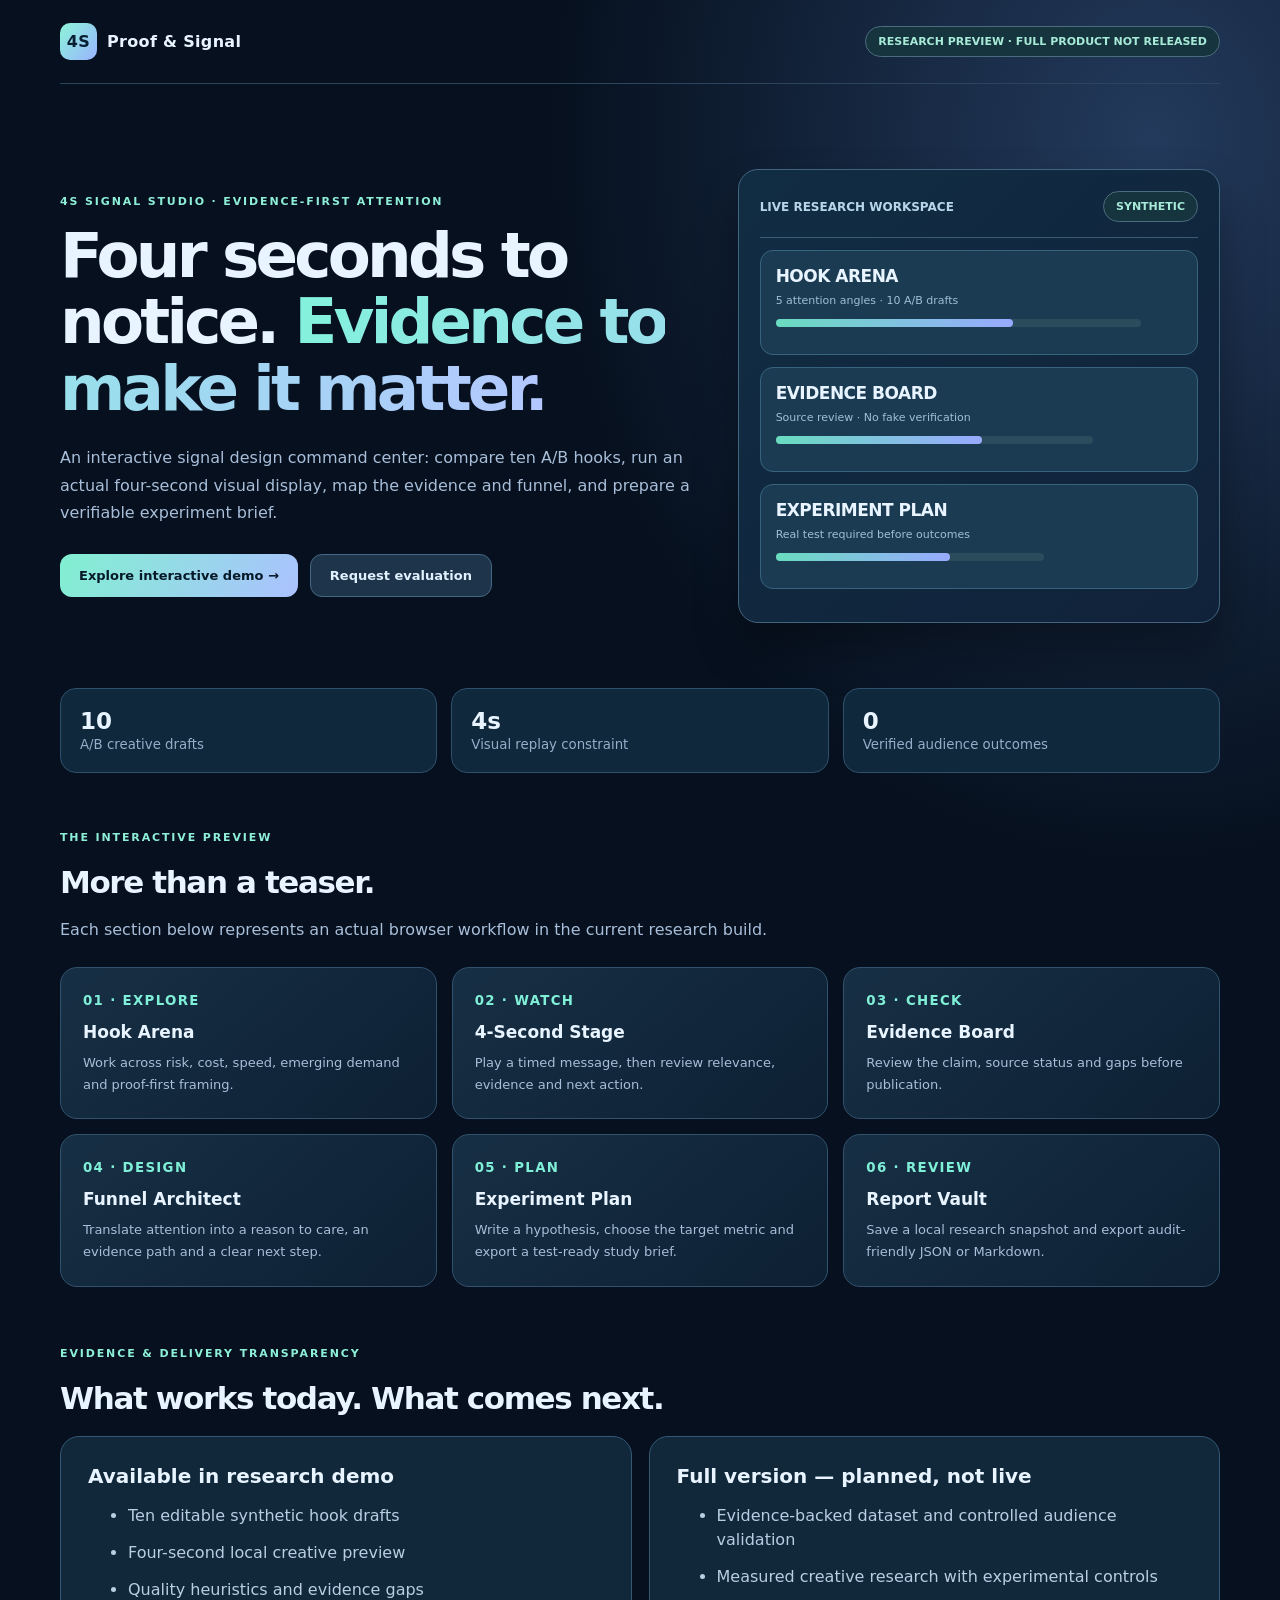
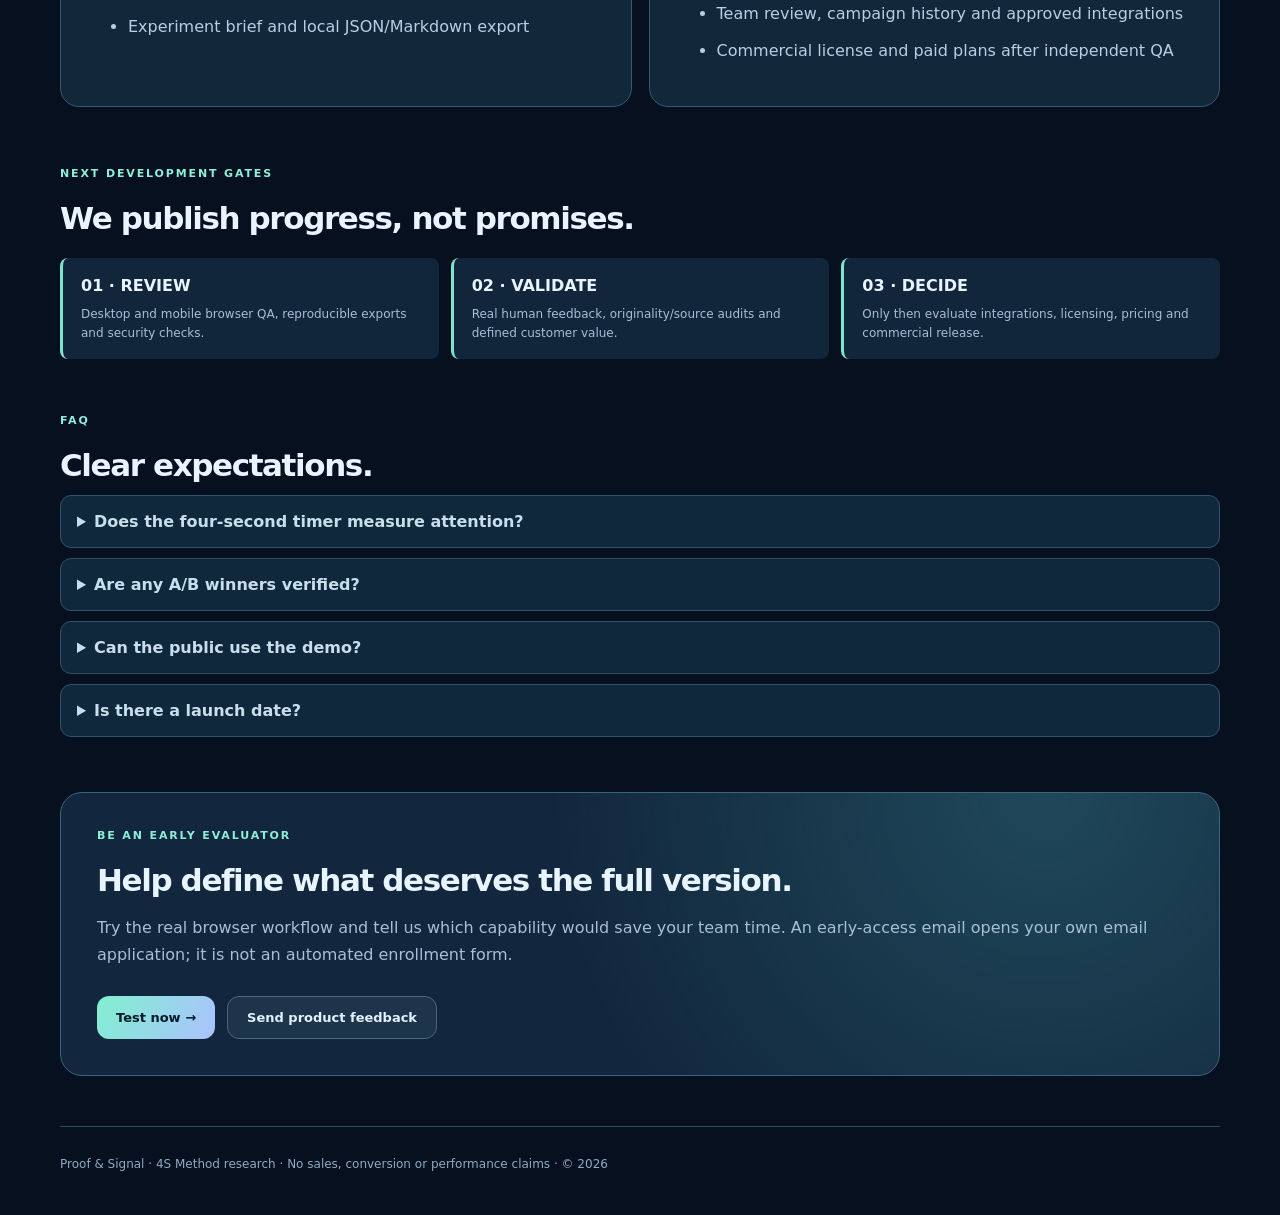
<file: studio/launch/index.html>
<!doctype html><html lang="en"><head><meta charset="utf-8"><meta name="viewport" content="width=device-width,initial-scale=1"><meta name="robots" content="noindex,nofollow"><meta name="description" content="An interactive signal design command center: compare ten A/B hooks, run an actual four-second visual display, map the evidence and funnel, and prepare a verifiable experiment brief."><title>Proof & Signal — Premium Research Preview</title><style>
:root{font-family:Inter,ui-sans-serif,system-ui,sans-serif;color:#e8f4ff;background:#06101e}
*{box-sizing:border-box}html{scroll-behavior:smooth}body{margin:0;background:radial-gradient(ellipse 68% 37% at 90% 5%,#233a5c 0%,transparent 70%),#06101e}
a{color:inherit}button{font:inherit}.shell{width:min(1160px,calc(100% - 40px));margin:auto}
header{display:flex;justify-content:space-between;gap:15px;align-items:center;padding:23px 0;border-bottom:1px solid #2b455f}
.brand{font-size:16px;font-weight:900;letter-spacing:.02em}.mark{display:inline-flex;align-items:center;justify-content:center;width:37px;height:37px;border-radius:10px;background:linear-gradient(130deg,#8cf5d9,#9ab3ff);color:#082031;margin-right:10px}
.pill{border:1px solid #4b6b7e;color:#a7ead8;background:#16343e;padding:8px 12px;border-radius:40px;font-size:11px;font-weight:800}
.eyebrow{text-transform:uppercase;letter-spacing:.17em;color:#8eefd8;font-size:11px;font-weight:900}
.hero{display:grid;grid-template-columns:1.15fr .85fr;gap:25px;align-items:center;padding:85px 0 65px}
h1{font-size:clamp(37px,4.9vw,67px);line-height:1.06;letter-spacing:-.06em;margin:15px 0 22px}
.gradient{background:linear-gradient(100deg,#83f2dc,#b4c7ff);color:transparent;background-clip:text}
p{line-height:1.7;color:#a8bed9}
.lead{font-size:16px;max-width:730px}
.actions{display:flex;gap:12px;flex-wrap:wrap;margin-top:28px}
.btn{display:inline-flex;align-items:center;justify-content:center;padding:13px 19px;border-radius:12px;background:linear-gradient(120deg,#81f0d0,#abc1ff);color:#061928;text-decoration:none;font-size:13px;font-weight:900}
.btn.secondary{background:#1d344b;border:1px solid #476884;color:#e1f2ff}
.mock{min-height:350px;padding:21px;border:1px solid #41657f;background:linear-gradient(135deg,#112d43,#10223a);border-radius:20px;box-shadow:0 25px 45px #0005}
.mockhead{display:flex;align-items:center;justify-content:space-between;border-bottom:1px solid #3a5d75;padding:0 0 15px;gap:10px;font-size:12px;color:#b7d6e8}
.mockbar{height:8px;border-radius:10px;background:#2b4c5c;margin:12px 0}.mockbar::after{content:"";display:block;width:65%;height:100%;border-radius:10px;background:linear-gradient(90deg,#69dcbf,#98aaff)}
.mocktile{padding:15px;border-radius:13px;background:#1b3b53;border:1px solid #38637c;margin:12px 0}.mocktile strong{display:block;font-size:17px;letter-spacing:-.03em}.mocktile span{display:block;color:#9fc0d3;font-size:11px;margin-top:8px}
.metrics{display:grid;grid-template-columns:repeat(3,minmax(0,1fr));gap:14px;margin:0 0 58px}
.metric{padding:19px;border:1px solid #2f506b;background:#10283c;border-radius:16px}.metric strong{display:block;font-size:23px}.metric small{color:#96aec9}
section{scroll-margin-top:25px}.section-title{font-size:31px;letter-spacing:-.045em;margin:20px 0 12px}
.cards{display:grid;grid-template-columns:repeat(3,minmax(0,1fr));gap:15px;margin:24px 0 60px}
.card{background:linear-gradient(140deg,#172f44,#0d2034);border:1px solid #31516d;border-radius:17px;padding:22px}
.card small{color:#80efd8;letter-spacing:.1em;font-weight:900}
.card h3{font-size:17px;margin:13px 0 10px}.card p{font-size:13px;margin:0}
.split{display:grid;grid-template-columns:1fr 1fr;gap:17px;margin:20px 0 60px}
.panel{background:#11283b;border:1px solid #355874;border-radius:19px;padding:27px}
.panel h3{margin:0 0 14px;font-size:20px}.panel li{color:#b9cde3;margin:13px 0;line-height:1.5}
.roadmap{display:grid;grid-template-columns:repeat(3,minmax(0,1fr));gap:12px;margin:22px 0 55px}
.road{padding:18px;border-left:3px solid #7de4d1;background:#11263a;border-radius:8px}.road strong{display:block;margin-bottom:8px}.road span{font-size:12px;color:#a7bed6}
details{border:1px solid #30516a;background:#10283b;border-radius:11px;padding:16px;margin:10px 0;color:#c9deec}summary{cursor:pointer;font-weight:750}details p{font-size:13px}
.end{padding:36px;margin:55px 0 50px;background:radial-gradient(circle at 85% 0,#1f485a,transparent 48%),#12273d;border:1px solid #3b6379;border-radius:22px}
footer{padding:28px 0 40px;border-top:1px solid #2c4b63;color:#8eabc5;font-size:12px;line-height:1.65}
@media(max-width:900px){.hero{grid-template-columns:1fr;padding:55px 0 40px}.cards,.metrics,.roadmap{grid-template-columns:repeat(2,minmax(0,1fr))}}
@media(max-width:640px){.shell{width:min(100% - 30px,1160px)}.cards,.metrics,.roadmap,.split{grid-template-columns:1fr}.hero{padding:42px 0 32px}.mock{min-height:240px}header{flex-wrap:wrap}}
</style></head><body><div class="shell"><header><div class="brand"><span class="mark">4S</span>Proof & Signal</div><span class="pill">RESEARCH PREVIEW · FULL PRODUCT NOT RELEASED</span></header><main><section class="hero"><div><div class="eyebrow">4S SIGNAL STUDIO · EVIDENCE-FIRST ATTENTION</div><h1>Four seconds to notice. <span class='gradient'>Evidence to make it matter.</span></h1><p class="lead">An interactive signal design command center: compare ten A/B hooks, run an actual four-second visual display, map the evidence and funnel, and prepare a verifiable experiment brief.</p><div class="actions"><a class="btn" href="https://proofandsignal-4s-studio-preview.onrender.com/">Explore interactive demo →</a><a class="btn secondary" href="mailto:partners@proofandsignal.xyz?subject=Early%20access%20evaluation">Request evaluation</a></div></div><div class="mock"><div class="mockhead"><strong>LIVE RESEARCH WORKSPACE</strong><span class="pill">SYNTHETIC</span></div><div class="mocktile"><strong>HOOK ARENA</strong><span>5 attention angles · 10 A/B drafts</span><div class="mockbar" style="width:90%"></div></div><div class="mocktile"><strong>EVIDENCE BOARD</strong><span>Source review · No fake verification</span><div class="mockbar" style="width:78%"></div></div><div class="mocktile"><strong>EXPERIMENT PLAN</strong><span>Real test required before outcomes</span><div class="mockbar" style="width:66%"></div></div></div></section><section class="metrics"><div class="metric"><strong>10</strong><small>A/B creative drafts</small></div><div class="metric"><strong>4s</strong><small>Visual replay constraint</small></div><div class="metric"><strong>0</strong><small>Verified audience outcomes</small></div></section><section id="features"><div class="eyebrow">THE INTERACTIVE PREVIEW</div><h2 class="section-title">More than a teaser.</h2><p>Each section below represents an actual browser workflow in the current research build.</p><div class="cards"><article class="card"><small>01 · EXPLORE</small><h3>Hook Arena</h3><p>Work across risk, cost, speed, emerging demand and proof-first framing.</p></article><article class="card"><small>02 · WATCH</small><h3>4-Second Stage</h3><p>Play a timed message, then review relevance, evidence and next action.</p></article><article class="card"><small>03 · CHECK</small><h3>Evidence Board</h3><p>Review the claim, source status and gaps before publication.</p></article><article class="card"><small>04 · DESIGN</small><h3>Funnel Architect</h3><p>Translate attention into a reason to care, an evidence path and a clear next step.</p></article><article class="card"><small>05 · PLAN</small><h3>Experiment Plan</h3><p>Write a hypothesis, choose the target metric and export a test-ready study brief.</p></article><article class="card"><small>06 · REVIEW</small><h3>Report Vault</h3><p>Save a local research snapshot and export audit-friendly JSON or Markdown.</p></article></div></section><section><div class="eyebrow">EVIDENCE & DELIVERY TRANSPARENCY</div><h2 class="section-title">What works today. What comes next.</h2><div class="split"><div class="panel"><h3>Available in research demo</h3><ul><li>Ten editable synthetic hook drafts</li><li>Four-second local creative preview</li><li>Quality heuristics and evidence gaps</li><li>Experiment brief and local JSON/Markdown export</li></ul></div><div class="panel"><h3>Full version — planned, not live</h3><ul><li>Evidence-backed dataset and controlled audience validation</li><li>Measured creative research with experimental controls</li><li>Team review, campaign history and approved integrations</li><li>Commercial license and paid plans after independent QA</li></ul></div></div></section><section><div class="eyebrow">NEXT DEVELOPMENT GATES</div><h2 class="section-title">We publish progress, not promises.</h2><div class="roadmap"><div class="road"><strong>01 · REVIEW</strong><span>Desktop and mobile browser QA, reproducible exports and security checks.</span></div><div class="road"><strong>02 · VALIDATE</strong><span>Real human feedback, originality/source audits and defined customer value.</span></div><div class="road"><strong>03 · DECIDE</strong><span>Only then evaluate integrations, licensing, pricing and commercial release.</span></div></div></section><section><div class="eyebrow">FAQ</div><h2 class="section-title">Clear expectations.</h2><details><summary>Does the four-second timer measure attention?</summary><p>No. It shows a four-second display. Audience attention and comprehension require a real experiment.</p></details><details><summary>Are any A/B winners verified?</summary><p>No. All variants are research drafts; no real impressions or conversions were measured.</p></details><details><summary>Can the public use the demo?</summary><p>It is a synthetic preview for feedback, not a verified commercial product.</p></details><details><summary>Is there a launch date?</summary><p>No commercial release date is confirmed.</p></details></section><section class="end"><div class="eyebrow">BE AN EARLY EVALUATOR</div><h2 class="section-title">Help define what deserves the full version.</h2><p>Try the real browser workflow and tell us which capability would save your team time. An early-access email opens your own email application; it is not an automated enrollment form.</p><div class="actions"><a class="btn" href="https://proofandsignal-4s-studio-preview.onrender.com/">Test now →</a><a class="btn secondary" href="mailto:partners@proofandsignal.xyz?subject=Product%20preview%20feedback">Send product feedback</a></div></section></main><footer>Proof & Signal · 4S Method research · No sales, conversion or performance claims · © 2026</footer></div></body></html>
</file>
<file: studio/premium.css>
#s4premium{margin:22px auto 30px;color:#edf6ff;font-family:Inter,ui-sans-serif,system-ui,Arial,sans-serif}
#s4premium *{box-sizing:border-box}
#s4premium .s4-hero{padding:45px 40px 35px;border:1px solid #2f5369;border-radius:26px;background:radial-gradient(circle at 90% 10%,#185a696b,transparent 35%),linear-gradient(125deg,#122537,#091b2d 65%,#18293d);overflow:hidden;box-shadow:0 28px 55px #03081780}
#s4premium .s4-kicker{letter-spacing:.19em;font-size:11px;color:#7fefdf;font-weight:850;text-transform:uppercase}
#s4premium h1{font-size:clamp(40px,5vw,67px);font-weight:850;line-height:1.08;letter-spacing:-.065em;margin:15px 0 19px;max-width:910px}
#s4premium .s4-glow{background:linear-gradient(100deg,#92fff0,#b4ceff);color:transparent;background-clip:text}
#s4premium p{color:#a7bbd4;line-height:1.66}
#s4premium .s4-flex{display:flex;flex-wrap:wrap;gap:10px;align-items:center}
#s4premium .s4-tag{padding:7px 11px;border:1px solid #365d72;border-radius:99px;font-size:11px;color:#a8ece0;background:#183542;font-weight:800}
#s4premium .s4-btn{cursor:pointer;display:inline-flex;border:1px solid #456680;border-radius:11px;background:#18324a;color:#eaf6ff;padding:11px 15px;font:inherit;font-weight:800;font-size:12px;text-decoration:none;min-height:40px;align-items:center;justify-content:center}
#s4premium .s4-btn.main{color:#05202a;border:0;background:linear-gradient(110deg,#83f7e1,#acc5ff)}
#s4premium .s4-btn:hover{filter:brightness(1.12)}
#s4premium button:focus-visible,#s4premium input:focus-visible,#s4premium textarea:focus-visible,#s4premium select:focus-visible{outline:2px solid #85f1d7;outline-offset:2px}
#s4premium .s4-metrics{display:grid;grid-template-columns:repeat(4,minmax(0,1fr));gap:13px;margin:20px 0}
#s4premium .s4-metric{padding:18px;background:#12283a;border:1px solid #2c5265;border-radius:16px}
#s4premium .s4-metric strong{font-size:27px;letter-spacing:-.05em;display:block}
#s4premium .s4-metric span{font-size:11px;color:#96aec9}
#s4premium .s4-workspace{display:grid;grid-template-columns:215px minmax(0,1fr);border-radius:22px;border:1px solid #34546a;background:#0e1f30;overflow:hidden;min-height:650px;box-shadow:0 22px 55px #02091690}
#s4premium .s4-nav{background:#102638;padding:20px 12px;border-right:1px solid #315168}
#s4premium .s4-nav small{display:block;color:#80a6c0;font-weight:800;font-size:10px;letter-spacing:.17em;padding:8px 9px 12px}
#s4premium .s4-nav button{width:100%;border:1px solid transparent;background:transparent;color:#adc2d9;display:flex;text-align:left;align-items:center;gap:10px;padding:13px 11px;cursor:pointer;border-radius:11px;margin-bottom:6px;font-weight:800}
#s4premium .s4-nav button[aria-selected=true]{color:#9bffe5;background:#1b4552;border-color:#387e7c}
#s4premium .s4-content{padding:24px;min-width:0}
#s4premium .s4-content h2{margin:0 0 10px;font-size:24px;letter-spacing:-.04em}
#s4premium .s4-muted{color:#92aac6;font-size:12px;line-height:1.65}
#s4premium .s4-grid{display:grid;grid-template-columns:repeat(2,minmax(0,1fr));gap:14px;margin-top:20px}
#s4premium .s4-panel{padding:18px;background:#152b3e;border:1px solid #31536b;border-radius:16px;min-width:0}
#s4premium .s4-panel h3{font-size:15px;margin:0 0 13px;color:#dbeaf9}
#s4premium .s4-input{width:100%;background:#0a1a2b;color:#eff8ff;border:1px solid #426276;border-radius:11px;min-height:42px;padding:10px 12px;font:inherit;font-size:13px}
#s4premium textarea.s4-input{min-height:90px;resize:vertical}
#s4premium label.s4-label{display:block;color:#bad0e2;margin:11px 0 7px;font-size:11px;font-weight:800}
#s4premium .s4-angle{width:100%;border:1px solid #37566d;background:#102536;color:#bed4e5;padding:13px;border-radius:12px;margin-bottom:10px;text-align:left;cursor:pointer;font:inherit}
#s4premium .s4-angle.active{border-color:#6fd3c3;background:#17453f;color:#eafff8}
#s4premium .s4-angle strong{display:block;margin-bottom:7px;font-size:12px}
#s4premium .s4-angle span{display:block;color:#a3bdcf;line-height:1.5;font-size:11px}
#s4premium .s4-stage{padding:27px;border-radius:20px;background:linear-gradient(130deg,#133c4a,#10263b 50%,#2b2b59);border:1px solid #4f8a92;min-height:260px;display:flex;flex-direction:column;justify-content:space-between;overflow:hidden}
#s4premium .s4-stage .s4-signal{font-size:clamp(25px,3vw,38px);font-weight:900;letter-spacing:-.05em;line-height:1.18;max-width:600px;overflow-wrap:anywhere}
#s4premium .s4-stage .s4-stage-tag{color:#84e9d6;font-size:10px;letter-spacing:.13em}
#s4premium .s4-progress{height:6px;border-radius:5px;background:#426c72;overflow:hidden}
#s4premium .s4-progress div{height:100%;width:0%;background:linear-gradient(90deg,#83eccc,#bdc8ff);transition:width .12s}
#s4premium .s4-quality{padding:15px;border-radius:13px;border:1px solid #376075;background:#173346;margin-bottom:11px}
#s4premium .s4-quality strong{display:block;font-size:14px;margin-bottom:5px}
#s4premium .s4-quality p{font-size:11px;margin:0}
#s4premium .s4-pill{color:#86f2d8;font-size:11px;letter-spacing:.06em;font-weight:850}
#s4premium .s4-steps{display:grid;grid-template-columns:repeat(4,minmax(0,1fr));gap:10px;margin-top:18px}
#s4premium .s4-step{padding:17px;border-radius:14px;border:1px solid #366077;background:#173343;min-width:0}
#s4premium .s4-step strong{color:#92efdc;font-size:11px;letter-spacing:.08em}
#s4premium .s4-step p{font-size:12px;overflow-wrap:anywhere}
#s4premium .s4-hero .s4-btn{margin-top:13px}
#s4premium .s4-footer{padding:20px 4px;font-size:11px;color:#86a4bd;line-height:1.7}
#s4premium .s4-status{padding:13px 16px;background:#163044;border:1px solid #3e6980;border-radius:12px;font-size:12px;color:#b2cbdf;margin:17px 0}
body:not(.s4-classic-open) #s4ClassicHero,body:not(.s4-classic-open) #s4ClassicWorkspace{display:none!important}
@media(max-width:980px){#s4premium .s4-workspace{grid-template-columns:1fr}#s4premium .s4-nav{display:flex;overflow-x:auto;gap:6px;border-right:0;border-bottom:1px solid #315168}#s4premium .s4-nav small{display:none}#s4premium .s4-nav button{width:auto;flex:none;white-space:nowrap}}
@media(max-width:700px){#s4premium .s4-hero{padding:28px 23px}#s4premium .s4-metrics{grid-template-columns:repeat(2,1fr)}#s4premium .s4-grid,#s4premium .s4-steps{grid-template-columns:1fr}#s4premium .s4-content{padding:15px}}
</file>
<file: studio/brand-v4.css>
/* 4S BOOST-004 — Research preview; no customer performance claims */
:root{--aqua:#e187ff!important;--blue:#aa80ff!important}
html{scroll-behavior:smooth}
body{background:radial-gradient(ellipse 46% 22% at 75% 0%,#75339250,transparent 74%),radial-gradient(ellipse 45% 30% at 5% 45%,#35205744,transparent 72%),#080810!important;color:#f5f0ff}
#s4premium{max-width:1490px;margin:20px auto 30px;color:#f6f1ff}
#s4premium .s4-hero{position:relative;border-color:#61416e;background:radial-gradient(circle at 92% 5%,#a929a54d,transparent 37%),radial-gradient(circle at 65% 85%,#54309b40,transparent 44%),linear-gradient(125deg,#15111e,#0d0c19 68%,#1d102e);box-shadow:0 15px 52px #ad38c32c}
#s4premium .s4-kicker,#s4premium .s4-glow{color:#eda1ff}
#s4premium .s4-glow{background:linear-gradient(95deg,#d084ff,#f19cdd);color:transparent;background-clip:text}
#s4premium .s4-tag{border-color:#6d417b;color:#e8bbfc;background:#43204d70}
#s4premium .s4-btn{border-color:#604576;background:#2c1a39;color:#f5e6ff}
#s4premium .s4-btn.main{background:linear-gradient(110deg,#813deb,#d63bdd);color:#fff;box-shadow:0 6px 22px #9637db55}
#s4premium .s4-metric,#s4premium .s4-panel{background:#161320;border-color:#44334e}
#s4premium .s4-metric strong{color:#f7e8ff}
#s4premium .s4-workspace{background:#100d18;border-color:#553c61;box-shadow:0 22px 52px #0009}
#s4premium .s4-nav{background:#14101f;border-color:#4b3555}
#s4premium .s4-nav button{color:#c2b1cf}
#s4premium .s4-nav button[aria-selected=true]{color:#f7d6ff;background:#512060a3;border-color:#9755a9}
#s4premium .s4-angle{background:#191525;border-color:#4c3659;color:#e5d8ed}
#s4premium .s4-angle.active{background:#42214f;border-color:#c461de;color:#fff}
#s4premium .s4-angle span,#s4premium .s4-muted,#s4premium p{color:#b9aac7}
#s4premium .s4-input{background:#100d1b;color:#f8efff;border-color:#594567}
#s4premium .s4-stage{border-color:#7d4b9b;background:radial-gradient(circle at 84% 9%,#87339a77,transparent 46%),linear-gradient(140deg,#2a133b,#111029 62%,#1a1236)}
#s4premium .s4-stage .s4-stage-tag,#s4premium .s4-pill,#s4premium .s4-step strong{color:#eda6ff}
#s4premium .s4-progress{background:#453352}
#s4premium .s4-progress div{background:linear-gradient(90deg,#823fe9,#e64fda)}
#s4premium .s4-quality,#s4premium .s4-step,#s4premium .s4-status{background:#20152d;border-color:#573b69}
#s4premium button:focus-visible,#s4premium input:focus-visible,#s4premium textarea:focus-visible,#s4premium select:focus-visible{outline:2px solid #e783fa}
#s4premium .s4-hero h1{max-width:1060px}
#s4premium .s4-hero h1:after{content:"";display:block;width:100px;height:4px;border-radius:3px;margin-top:23px;background:linear-gradient(90deg,#af5df3,#e051d9)}
#s4premium .s4-metrics{margin-top:18px}
#s4premium .s4-brandbar{display:flex;align-items:center;gap:12px;margin-bottom:14px;color:#eee0fa;letter-spacing:.11em;font-weight:800;font-size:12px}
#s4premium .s4-brandbar svg{width:47px;height:47px;filter:drop-shadow(0 0 15px #cf50ec55)}
#s4premium .s4-brandbar small{display:block;font-size:10px;letter-spacing:.15em;color:#ae8fc0}
#s4premium .s4-overview{display:grid;grid-template-columns:minmax(0,1.6fr) minmax(240px,.8fr);gap:15px;margin:14px 0 20px}
#s4premium .s4-overview .s4-box{border:1px solid #493158;background:linear-gradient(140deg,#16111f,#100d19);padding:22px;border-radius:20px;min-width:0}
#s4premium .s4-overview h2{font-size:21px;margin:0 0 6px;letter-spacing:-.04em}
#s4premium .s4-overview p{font-size:12px;line-height:1.65;margin:6px 0 14px}
#s4premium .s4-funnel{display:grid;grid-template-columns:repeat(5,minmax(0,1fr));gap:8px}
#s4premium .s4-funnel div{border:1px solid #523b60;background:#23172f;padding:14px 9px;border-radius:12px;font-size:11px;color:#c6b8d2}
#s4premium .s4-funnel b{display:block;color:#f0bcff;font-size:12px;margin-bottom:5px}
#s4premium .s4-funnel-legend{font-size:10px;color:#9989a8;margin-top:13px}
#s4premium .s4-quick{display:flex;flex-wrap:wrap;gap:9px;margin:15px 0 0}
#s4premium .s4-quick button{border:1px solid #725187;background:#321a46;color:#f2d7ff;border-radius:10px;padding:10px 13px;cursor:pointer;font-weight:800;font-size:12px}
#s4premium .s4-quick button:hover{background:#5b277a}
#s4premium .s4-meter{height:10px;border-radius:8px;background:repeating-linear-gradient(90deg,#a149d0 0,#a149d0 8px,#211428 8px,#211428 12px);opacity:.75;margin:18px 0}
#s4premium .s4-caption{font-size:10px;color:#af9bbd}
#s4premium .s4-study{border:1px solid #5c3d65;background:linear-gradient(120deg,#171121,#1d1327);border-radius:21px;padding:25px;margin:18px 0}
#s4premium .s4-study h2{margin:0 0 7px}
#s4premium .s4-study-grid{display:grid;grid-template-columns:repeat(2,minmax(0,1fr));gap:15px}
#s4premium .s4-study .s4-field{min-width:0}
#s4premium .s4-study label{display:block;margin:12px 0 7px;color:#cfb9de;font-size:12px}
#s4premium .s4-study input[type=text],#s4premium .s4-study textarea{width:100%;background:#100c18;color:#fff;border:1px solid #624775;border-radius:10px;padding:11px;font:inherit}
#s4premium .s4-study textarea{min-height:75px;resize:vertical}
#s4premium .s4-study button{background:#6c2eb0;color:#fff;border:1px solid #bc63d9;border-radius:10px;padding:12px 14px;cursor:pointer;font:inherit;font-weight:800}
#s4premium .s4-study button:disabled{opacity:.4;cursor:not-allowed}
#s4premium .s4-study-note{font-size:12px;color:#b4a2c0}
#s4premium .s4-study-screen{display:none;border-radius:18px;border:1px solid #b34ad1;background:linear-gradient(135deg,#28103b,#090b16);min-height:245px;align-items:center;justify-content:center;flex-direction:column;padding:25px;text-align:center;margin:15px 0}
#s4premium .s4-study-screen.show{display:flex}
#s4premium .s4-study-screen strong{font-size:clamp(29px,4vw,51px);line-height:1.16;max-width:750px}
#s4premium .s4-study-screen small{color:#e5a9f7;margin-bottom:12px}
#s4premium .s4-about{border-top:1px solid #4c3659;padding:22px 7px 4px;margin-top:15px}
#s4premium .s4-about strong{font-size:16px}
#s4premium .s4-about p{max-width:880px;font-size:13px}
#s4premium .s4-privacy{padding:8px 12px;background:#2a1c32;border:1px solid #785386;border-radius:8px;font-size:11px;color:#d4afd7}
@media(max-width:950px){#s4premium .s4-overview{grid-template-columns:1fr}#s4premium .s4-funnel{grid-template-columns:repeat(3,minmax(0,1fr))}}
@media(max-width:650px){#s4premium .s4-hero{padding:26px 19px}#s4premium .s4-funnel{grid-template-columns:repeat(2,minmax(0,1fr))}#s4premium .s4-study-grid{grid-template-columns:1fr}#s4premium .s4-study{padding:17px}#s4premium .s4-overview .s4-box{padding:17px}}
@media(prefers-reduced-motion:reduce){#s4premium *{animation:none!important;transition:none!important;scroll-behavior:auto!important}}

/* BOOST-004 VISUAL QA REMEDIATION: remove legacy duplicate header and prioritize dashboard */
body:has(#s4premium) .shell > .top{display:none!important}
#s4premium .s4-hero{padding:28px 32px 25px}
#s4premium .s4-hero h1{font-size:clamp(38px,4vw,56px);max-width:940px;margin:10px 0 14px}
#s4premium .s4-hero h1:after{margin-top:14px}
#s4premium .s4-hero p{font-size:14px;max-width:920px;line-height:1.55}
#s4premium .s4-hero .s4-btn{margin-top:6px}
#s4premium .s4-metrics{margin:12px 0}
#s4premium .s4-metric{padding:13px}
#s4premium .s4-overview{margin-top:10px}
@media(max-width:650px){
 #s4premium .s4-hero{padding:22px 18px}
 #s4premium .s4-hero h1{font-size:36px}
 #s4premium .s4-brandbar>small{display:none}
 #s4premium .s4-brandbar{gap:10px}
 #s4premium .s4-brandbar svg{width:40px;height:40px}
}
</file>
